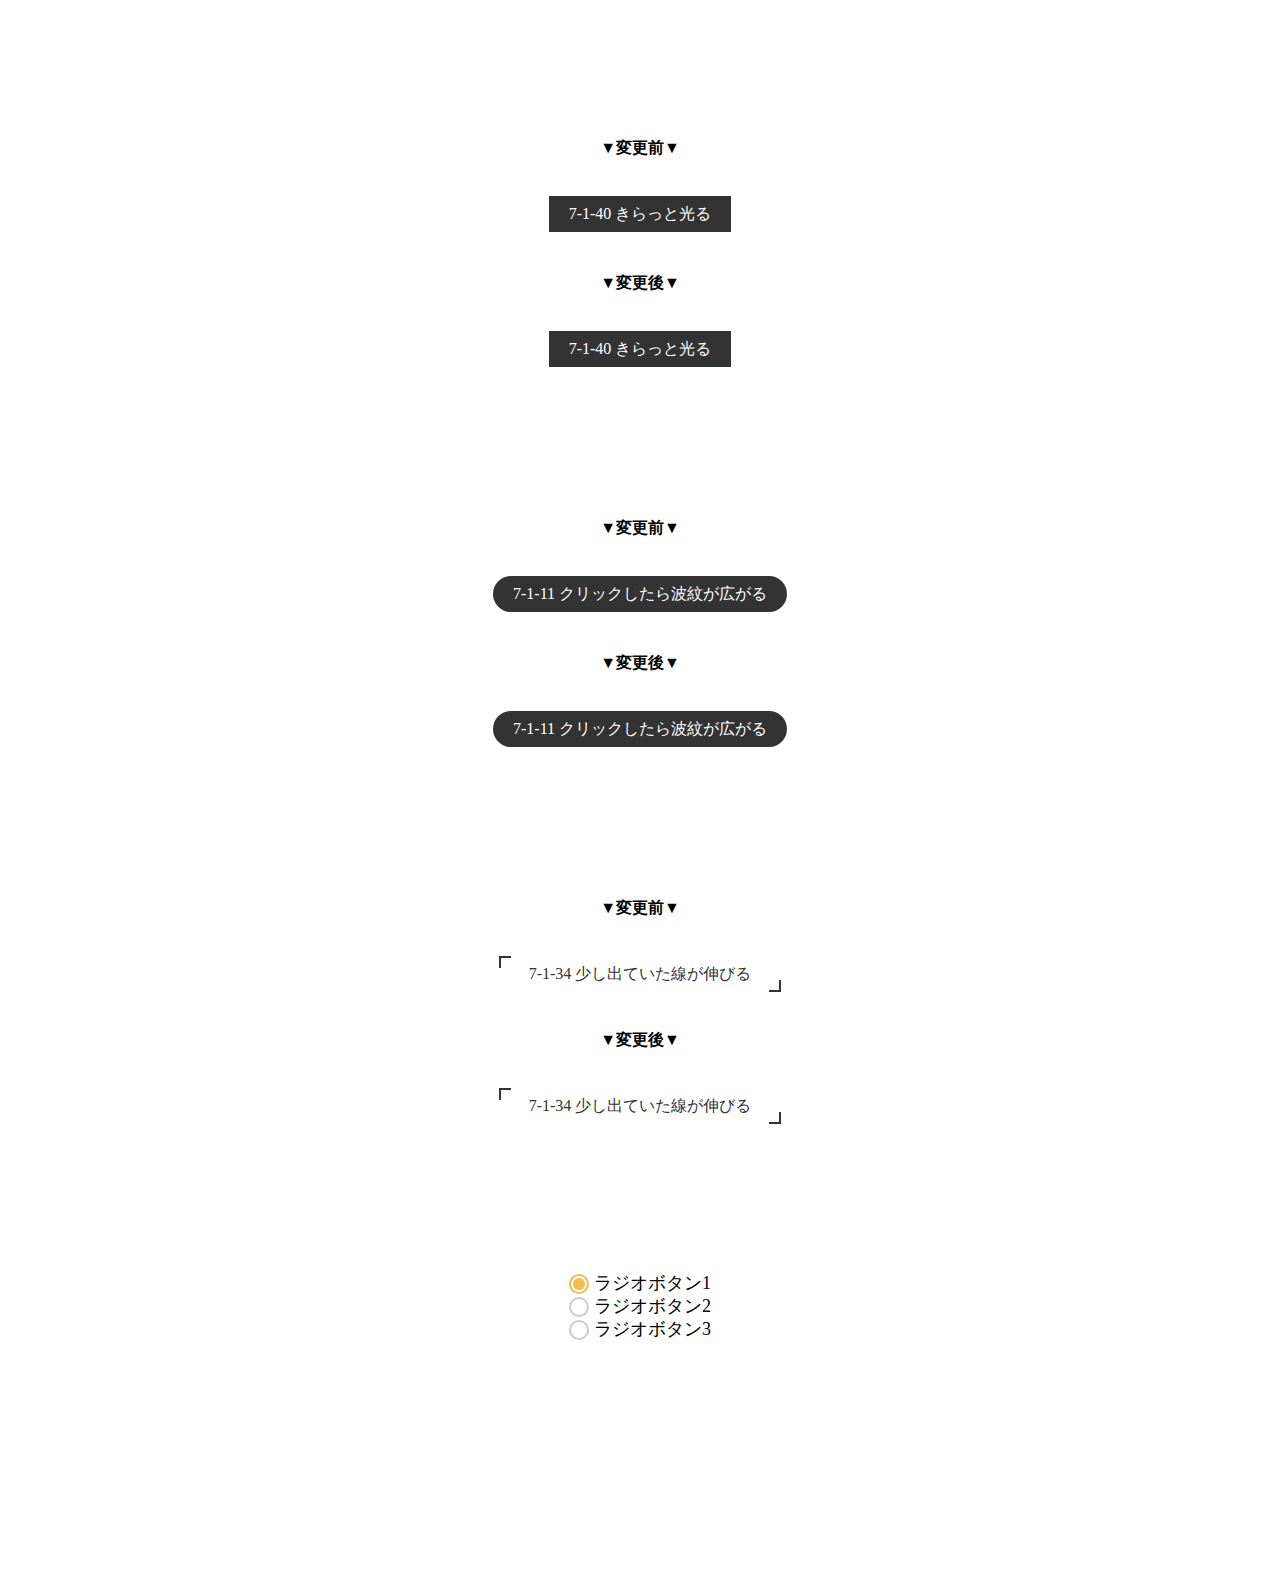
<file: HTML-CSS/CSSアニメーション/index.html>
<!DOCTYPE html>
<html lang="ja">
  <head>
    <meta charset="UTF-8">
    <title>CSSアニメーション学習</title>
    <link rel="stylesheet" href="css/reset.css">
    <link rel="stylesheet" href="css/style.css">
  </head>
  <body>
    <div class="shine__wrapper">  
      <h2>▼変更前▼</h2>
      <a href="#" class="btnshine">7-1-40 きらっと光る</a>
      <h2>▼変更後▼</h2>
      <a href="#" class="btnshine--henkou">7-1-40 きらっと光る</a>
    </div>
    <div class="ripple__wrapper">
      <h2>▼変更前▼</h2>
      <a href="#" class="btnripple">7-1-11 クリックしたら波紋が広がる</a>
      <h2>▼変更後▼</h2>
      <a href="#" class="btnripple--henkou">7-1-11 クリックしたら波紋が広がる</a>
    </div>
    <div class="linestretches">
      <h2>▼変更前▼</h2>
      <a href="#" class="btnlinestretches2">7-1-34 少し出ていた線が伸びる</a>
      <h2>▼変更後▼</h2>
      <a href="#" class="btnlinestretches2--henkou">7-1-34 少し出ていた線が伸びる</a>
    </div>
    <div class="radiobtn">
      <div>
        <input type="radio" id="radio1" name="radio" checked>
        <label for="radio1">ラジオボタン1</label>
      </div>
      <div>
        <input type="radio" id="radio2" name="radio">
        <label for="radio2">ラジオボタン2</label>
      </div>
      <div>
        <input type="radio" id="radio3" name="radio">
        <label for="radio3">ラジオボタン3</label>
      </div>
    </div>
  </body>
</html>
</file>
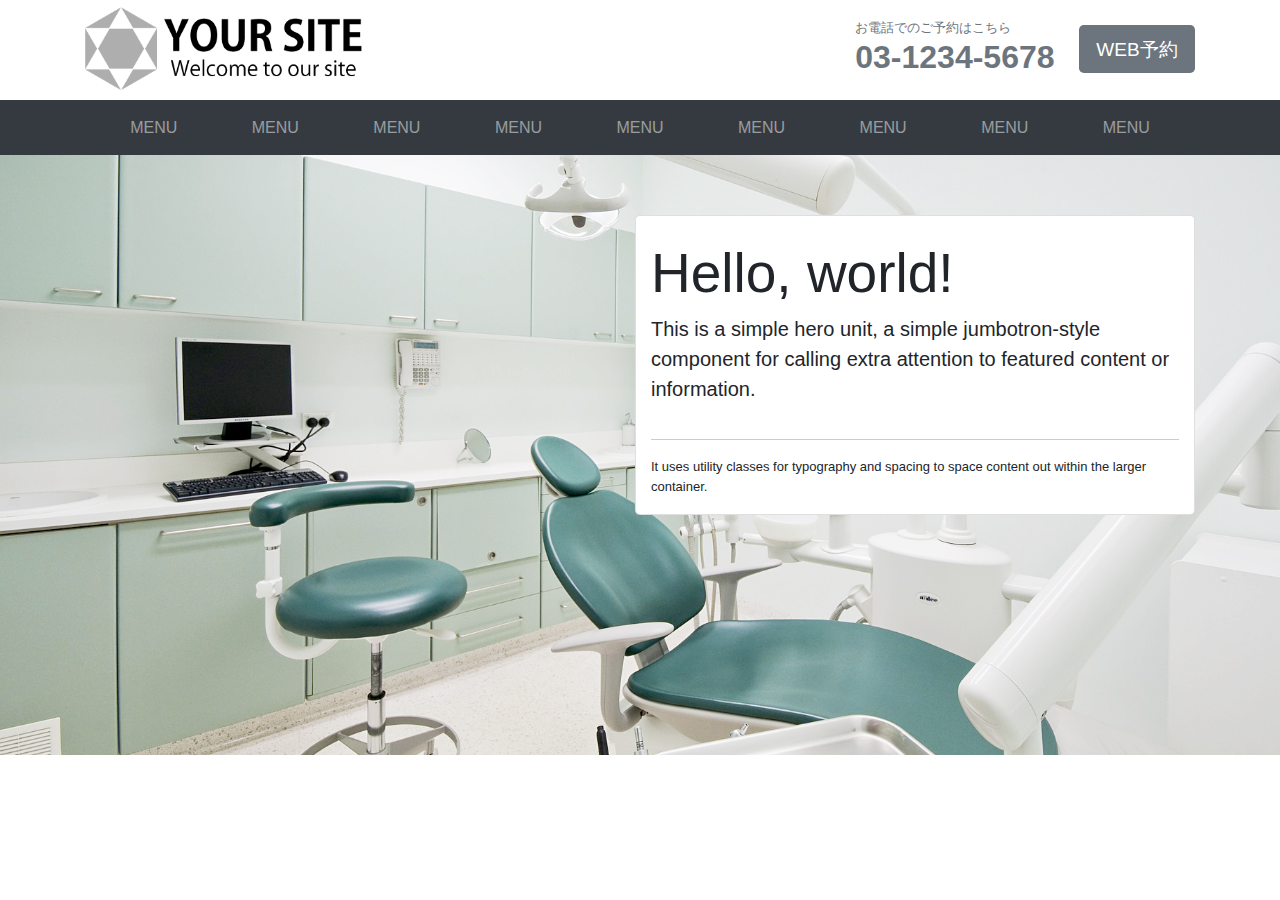
<file: HTML-CSS/CSS学習3-14/index.html>
<!DOCTYPE html>
<html lang="ja">
  <head>
    <meta charset="UTF-8">
    <title></title>
    <style>
      /*
html5doctor.com Reset Stylesheet
v1.6.1
Last Updated: 2010-09-17
Author: Richard Clark - http://richclarkdesign.com
Twitter: @rich_clark
*/

html, body, div, span, object, iframe,
h1, h2, h3, h4, h5, h6, p, blockquote, pre,
abbr, address, cite, code,
del, dfn, em, img, ins, kbd, q, samp,
small, strong, sub, sup, var,
b, i,
dl, dt, dd, ol, ul, li,
fieldset, form, label, legend,
table, caption, tbody, tfoot, thead, tr, th, td,
article, aside, canvas, details, figcaption, figure,
footer, header, hgroup, menu, nav, section, summary,
time, mark, audio, video {
    margin:0;
    padding:0;
    border:0;
    outline:0;
    font-size:100%;
    vertical-align:baseline;
    background:transparent;
}

body {
    line-height:1;
}

article,aside,details,figcaption,figure,
footer,header,hgroup,menu,nav,section {
    display:block;
}

nav ul {
    list-style:none;
}

blockquote, q {
    quotes:none;
}

blockquote:before, blockquote:after,
q:before, q:after {
    content:'';
    content:none;
}

a {
    margin:0;
    padding:0;
    font-size:100%;
    vertical-align:baseline;
    background:transparent;
}

/* change colours to suit your needs */
ins {
    background-color:#ff9;
    color:#000;
    text-decoration:none;
}

/* change colours to suit your needs */
mark {
    background-color:#ff9;
    color:#000;
    font-style:italic;
    font-weight:bold;
}

del {
    text-decoration: line-through;
}

abbr[title], dfn[title] {
    border-bottom:1px dotted;
    cursor:help;
}

table {
    border-collapse:collapse;
    border-spacing:0;
}

/* change border colour to suit your needs */
hr {
    display:block;
    height:1px;
    border:0;  
    border-top:1px solid #cccccc;
    margin:1em 0;
    padding:0;
}

input, select {
    vertical-align:middle;
}
/* reset end */

body {
  font-family: -apple-system,BlinkMacSystemFont,"Segoe UI",Roboto,"Helvetica Neue",Arial,
  sans-serif,"Apple Color Emoji","Segoe UI Emoji","Segoe UI Symbol","Noto Color Emoji";
}
.h1, .h2, .h3, .h4, .h5, .h6, h1, h2, h3, h4, h5, h6 {
  font-family: inherit;
}

.inner {
  width: 1110px;
  margin: 0 auto;
  position: relative;
} 
header {
  text-align: right;
  height: 100px;
}
header h1 {
  position: absolute;
  top: 7px;
}
header ul {
  list-style: none;
  display: inline-block;
  padding: 20px 0;
}
header ul li {
  display: inline-block;
  line-height: 1.3;
  text-align: left;
  vertical-align: middle;
  /* margin-left: 15px; */
}
header ul li:first-child {
  margin-right: 20px;
}
header ul li h2 {
  font-weight: normal;
}
header ul li p {
  font-weight: normal;
}
header .inner {
  color: #6C757D;
}
nav {
  background: #343A40;
  text-align: center;
}
nav ul {
  width: 1110px;
  margin: 0 auto;
}
nav ul li {
  display: inline-block;
}
nav ul li a {
  display: inline-block;
  height: 55px;
  line-height: 55px;
  color: rgba(255,255,255,.5);
  text-decoration: none;
  padding: 0 35px;
}
nav ul li a:hover {
  color: rgba(255,255,255,.75);
}

img {
  /* width: 277px; */
  height: 83px;
}
button {
  width: 116px;
  height: 48px;
  line-height: 48px;
  border: none;
  outline: none;
  cursor: pointer;
  background: #6C757D;
  color: #FFFFFF;
  font-size: 19px;
  border-radius: 0.3rem;
}
button:hover {
  color: #fff;
  background-color: #5a6268;
  border-color: #545b62;
}
.small {
  font-size: 80%;
  font-weight: 400;
}
.tell {
  font-weight: 700!important;
  font-size: 2rem;
}
.key_visual {
  height: 600px;
  background-image: url(images/top-image.jpg);
  background-repeat: no-repeat;
  background-size: cover;
  text-align: right;
}
.key_visual_content {
  display: inline-block;
  width: 560px;
  height: 300px;
  background: #FFFFFF;
  border: 1px solid rgba(0,0,0,.125);
  border-radius: 5px;
  padding: 30px 15px;
  box-sizing: border-box;
  text-align: left;
  margin-top: 60px;
  color: #21252A;
}
.key_visual_content h2 {
  font-size: 55px;
  font-weight: 300;
  margin-bottom: 13px;
}
.key_visual_content p {
  font-size: 20px;
  font-weight: 300;
  line-height: 1.5;
  margin-bottom: 35px;
}
.key_visual_content p:last-child {
  font-size: 13px;
  margin-bottom: 0;
}

    </style>
  </head>
  <body>

<header>
  <div class="inner">
  <h1><a href="/"><img src="images/template-logo01.png" alt="ロゴ画像"></a></h1>
  <ul>
    <li>
      <h2 class="small">お電話でのご予約はこちら</h2>
      <p class="tell">03-1234-5678</p>
    </li>
    <li>
      <a href="#"><button type="button">WEB予約</button></a>
    </li>
  </ul>
  </div>
</header>

<nav>
  <ul>
    <li><a href="#">MENU</a></li>
    <li><a href="#">MENU</a></li>
    <li><a href="#">MENU</a></li>
    <li><a href="#">MENU</a></li>
    <li><a href="#">MENU</a></li>
    <li><a href="#">MENU</a></li>
    <li><a href="#">MENU</a></li>
    <li><a href="#">MENU</a></li>
    <li><a href="#">MENU</a></li>
  </ul>
</nav>

<div class="key_visual">
  <div class="inner">
    <div class="key_visual_content">
      <h2>Hello, world!</h2>
      <p>This is a simple hero unit, a simple jumbotron-style component for calling extra attention to featured content or information.</p>
      <hr>
      <p class="notice">It uses utility classes for typography and spacing to space content out within the larger container.</p>
    </div>
  </div>
</div>

  </body>
</html>
</file>
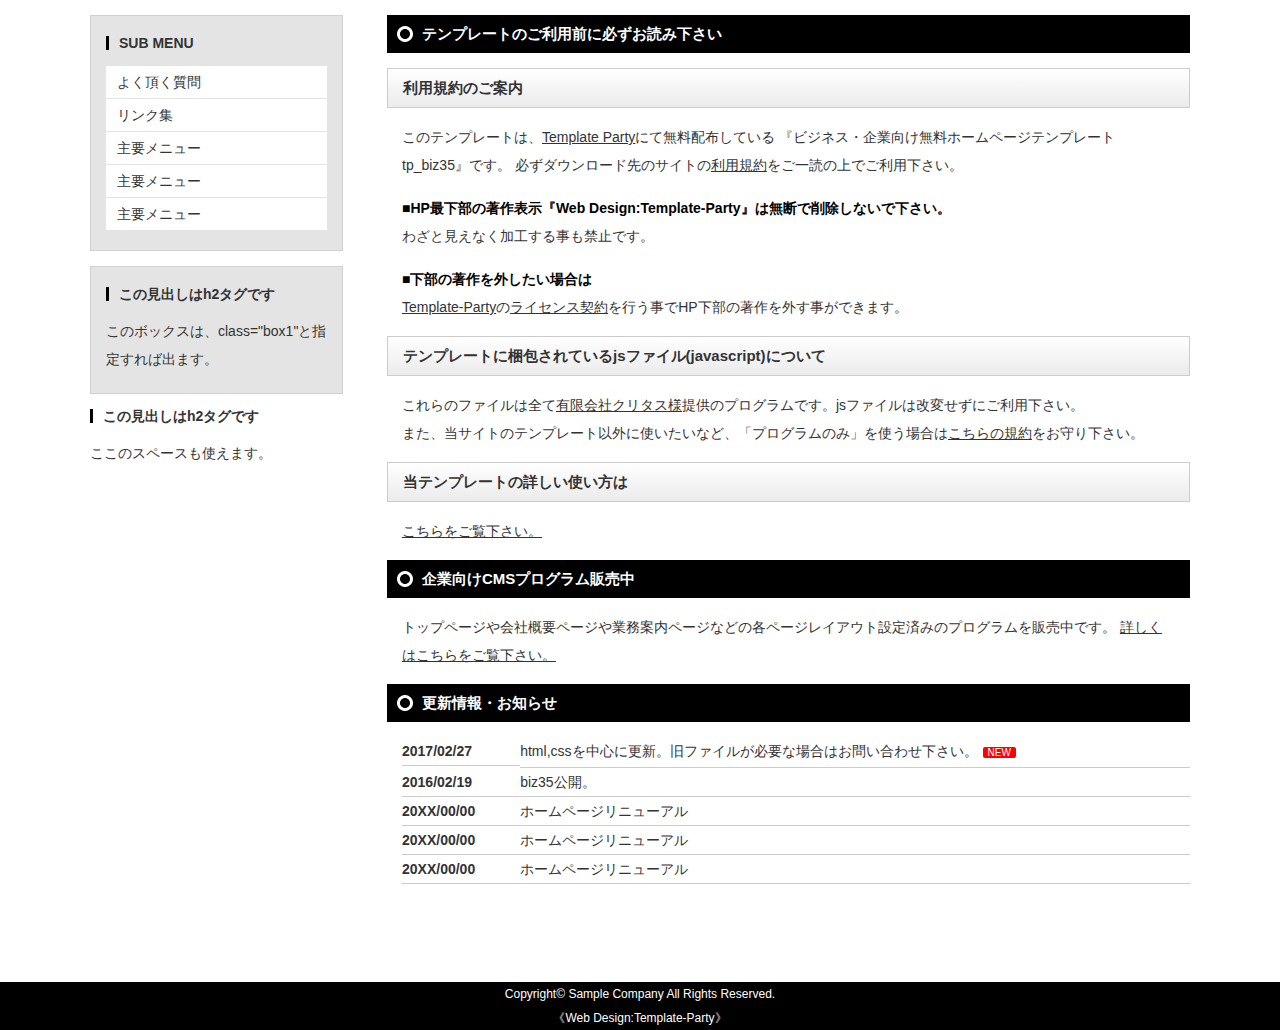
<file: HTML-CSS/CSS学習3-16/index.html>
<!DOCTYPE html>
<html lang="ja">
  <head>
    <meta charset="UTF-8">
    <title>オンクラス模写</title>
    <link rel="stylesheet" href="reset.css">
    <link rel="stylesheet" href="style.css">
  </head>
  <body>
    <main>
      <div class="container">

        <div id="main">
          <section>
            <h2>テンプレートのご利用前に必ずお読み下さい</h2>
            <h3>利用規約のご案内</h3>
            <p>このテンプレートは、<a href="#">Template Party</a>にて無料配布している
              『ビジネス・企業向け無料ホームページテンプレート tp_biz35』です。
              必ずダウンロード先のサイトの<a href="#">利用規約</a>をご一読の上でご利用下さい。</p>
            
            <h4>■HP最下部の著作表示『Web Design:Template-Party』は無断で削除しないで下さい。</h4>
            <p>わざと見えなく加工する事も禁止です。</p>
            
            <h4>■下部の著作を外したい場合は</h4>
            <p><a href="#">Template-Party</a>の<a href="#">ライセンス契約</a>を行う事でHP下部の著作を外す事ができます。</p>
            
            <h3>テンプレートに梱包されているjsファイル(javascript)について</h3>
            <p>これらのファイルは全て<a href="#">有限会社クリタス様</a>提供のプログラムです。jsファイルは改変せずにご利用下さい。</p>
            <p>また、当サイトのテンプレート以外に使いたいなど、「プログラムのみ」を使う場合は<a href="#">こちらの規約</a>をお守り下さい。</p>
            
            <h3>当テンプレートの詳しい使い方は</h3>
            <p><a href="#">こちらをご覧下さい。</a></p>
          </section>
          
          <section>
            <h2>企業向けCMSプログラム販売中</h2>
            <p>トップページや会社概要ページや業務案内ページなどの各ページレイアウト設定済みのプログラムを販売中です。
            <a href="#">詳しくはこちらをご覧下さい。</a></p>
          </section>
            
          <section>
            <h2>更新情報・お知らせ</h2>
              <div class="news">
                <dl>
                <dt><time>2017/02/27</time></dt><!--
             --><dd>html,cssを中心に更新。旧ファイルが必要な場合はお問い合わせ下さい。<span class="new">NEW</span></dd>
                <dt><time>2016/02/19</time></dt><!--
             --><dd>biz35公開。</dd>
                <dt><time>20XX/00/00</time></dt><!--
             --><dd>ホームページリニューアル</dd>
                <dt><time>20XX/00/00</time></dt><!--
             --><dd>ホームページリニューアル</dd>
                <dt><time>20XX/00/00</time></dt><!--
             --><dd>ホームページリニューアル</dd>
                <dt><time>20XX/00/00</time></dt><!--
             --><dd>ホームページリニューアル</dd>
                <dt><time>20XX/00/00</time></dt><!--
             --><dd>ホームページリニューアル</dd>
                <dt><time>20XX/00/00</time></dt><!--
             --><dd>ホームページリニューアル</dd>
                </dl>
              </div>
          </section>
        </div> <!-- /#main -->

        <div id="sidebar">
          <div class="box bg-gray">  
            <h2>SUB MENU</h2>
            <ul>
              <li><a href="#">よく頂く質問</a></li>
              <li><a href="#">リンク集</a></li>
              <li><a href="#">主要メニュー</a></li>
              <li><a href="#">主要メニュー</a></li>
              <li><a href="#">主要メニュー</a></li>
            </ul>
          </div>

          <div class="box bg-gray">
            <h2>この見出しはh2タグです</h2>
            <p>このボックスは、class="box1"と指定すれば出ます。</p>
          </div>

          <div class="box">
            <h2>この見出しはh2タグです</h2>
            <p>ここのスペースも使えます。</p>
          </div>
          
        </div> <!-- /#sidebar -->

      </div><!-- /#container -->

    </main>

    <footer>
      <p><small>Copyright© Sample Company All Rights Reserved.</small></p>
      <p><small>《Web Design:Template-Party》</small></p>
    </footer>

  </body>
</html>
</file>
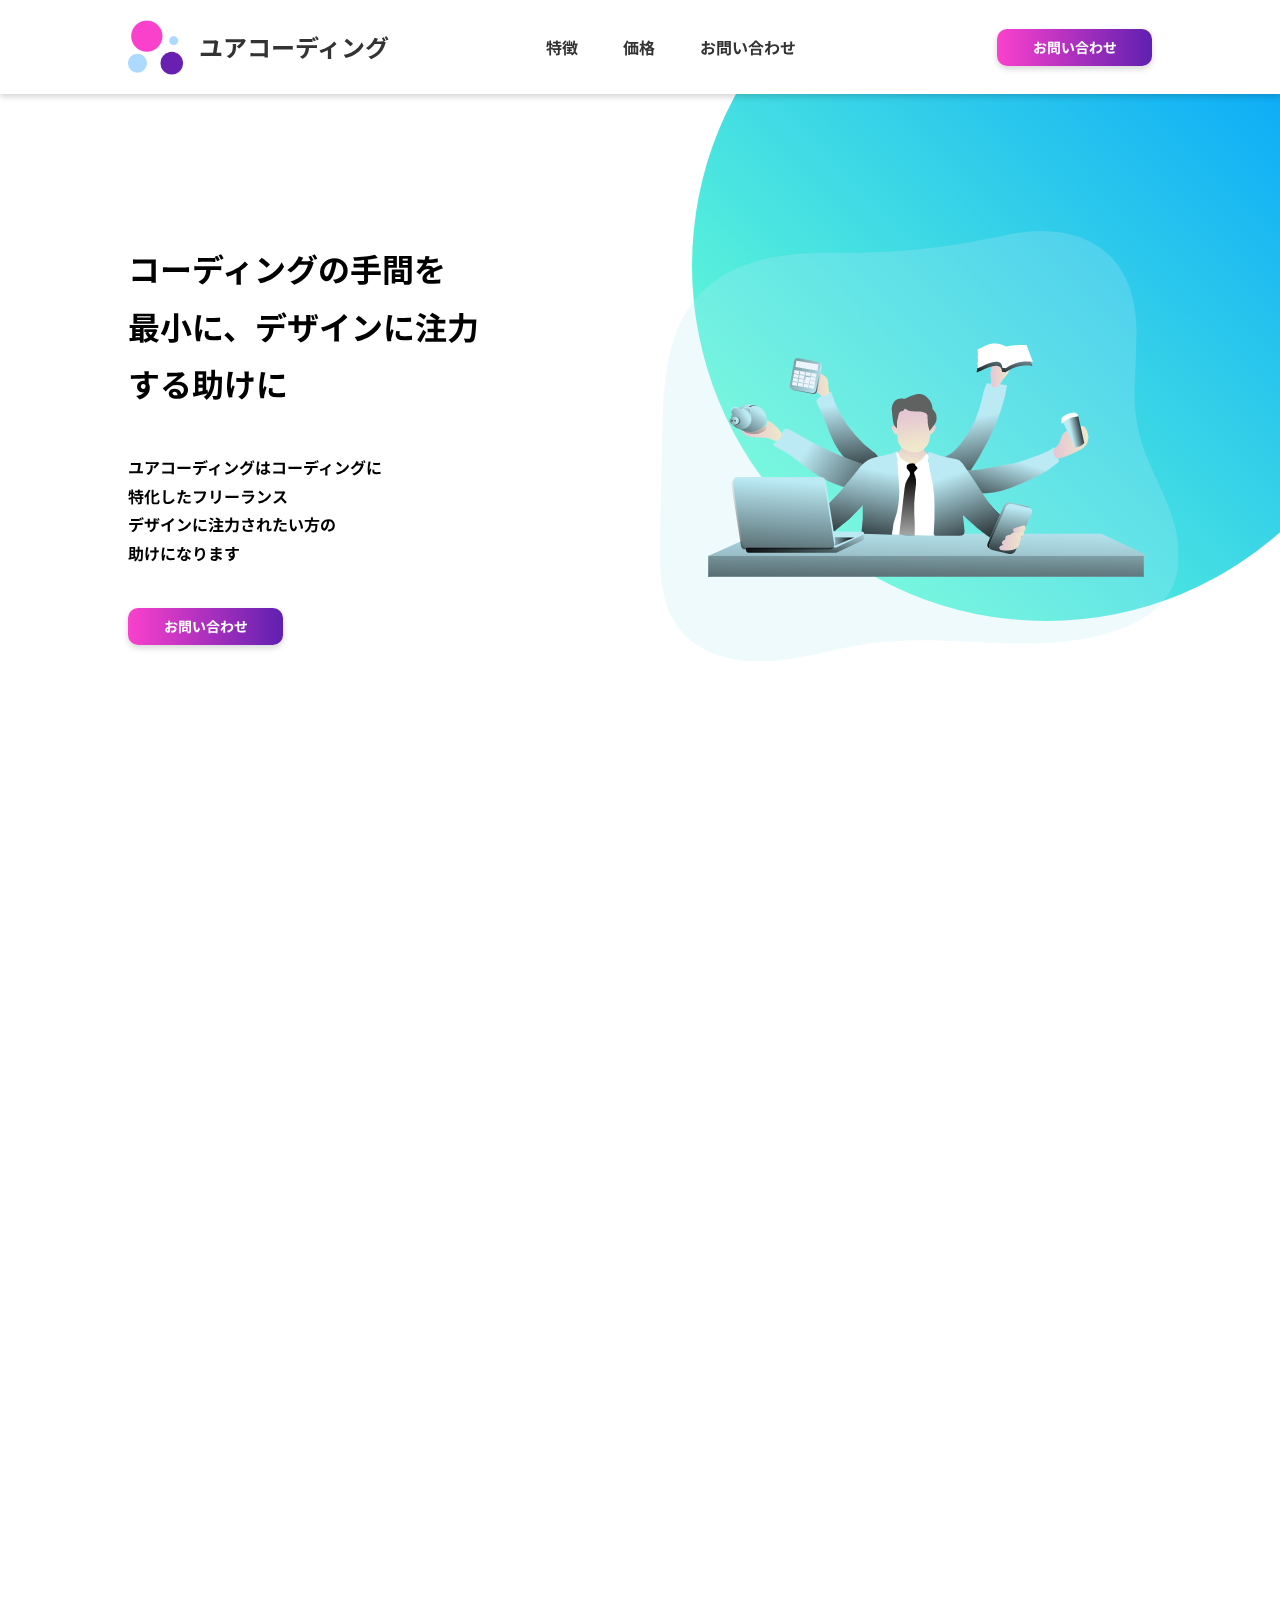
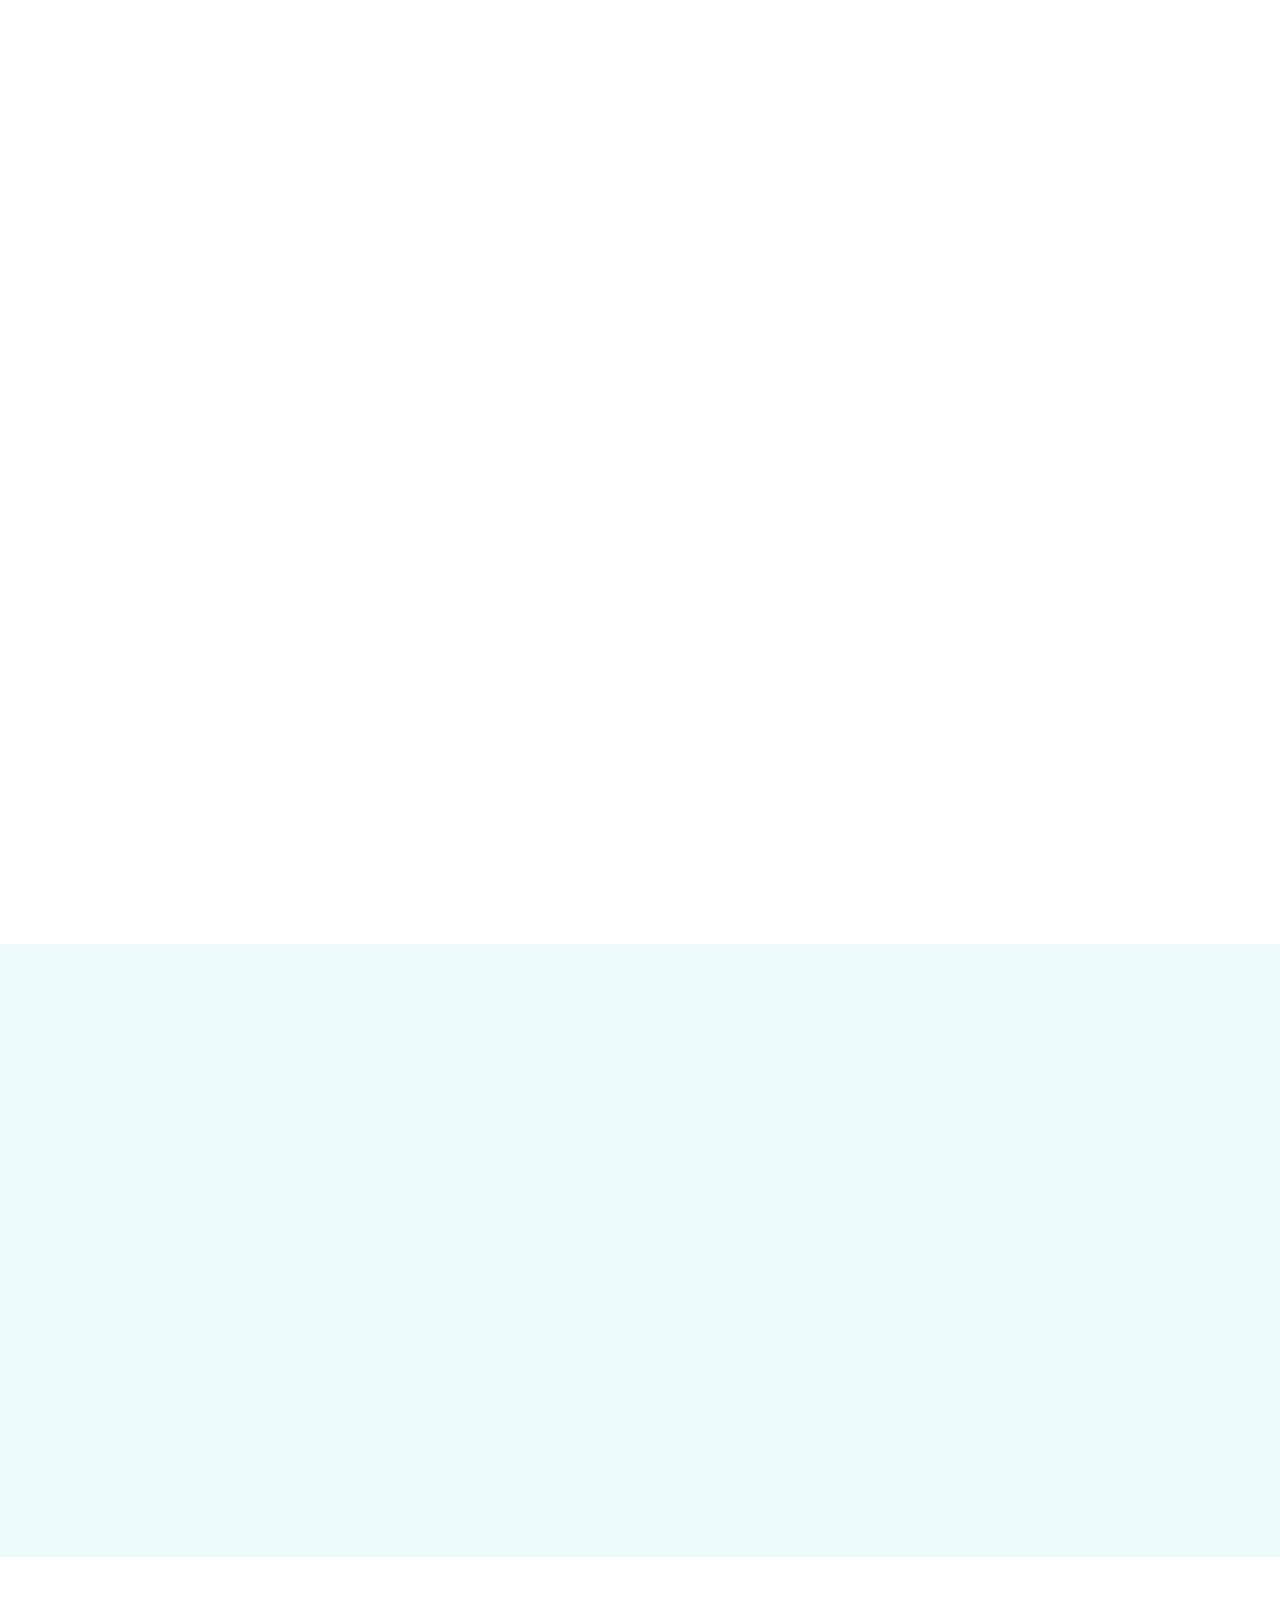
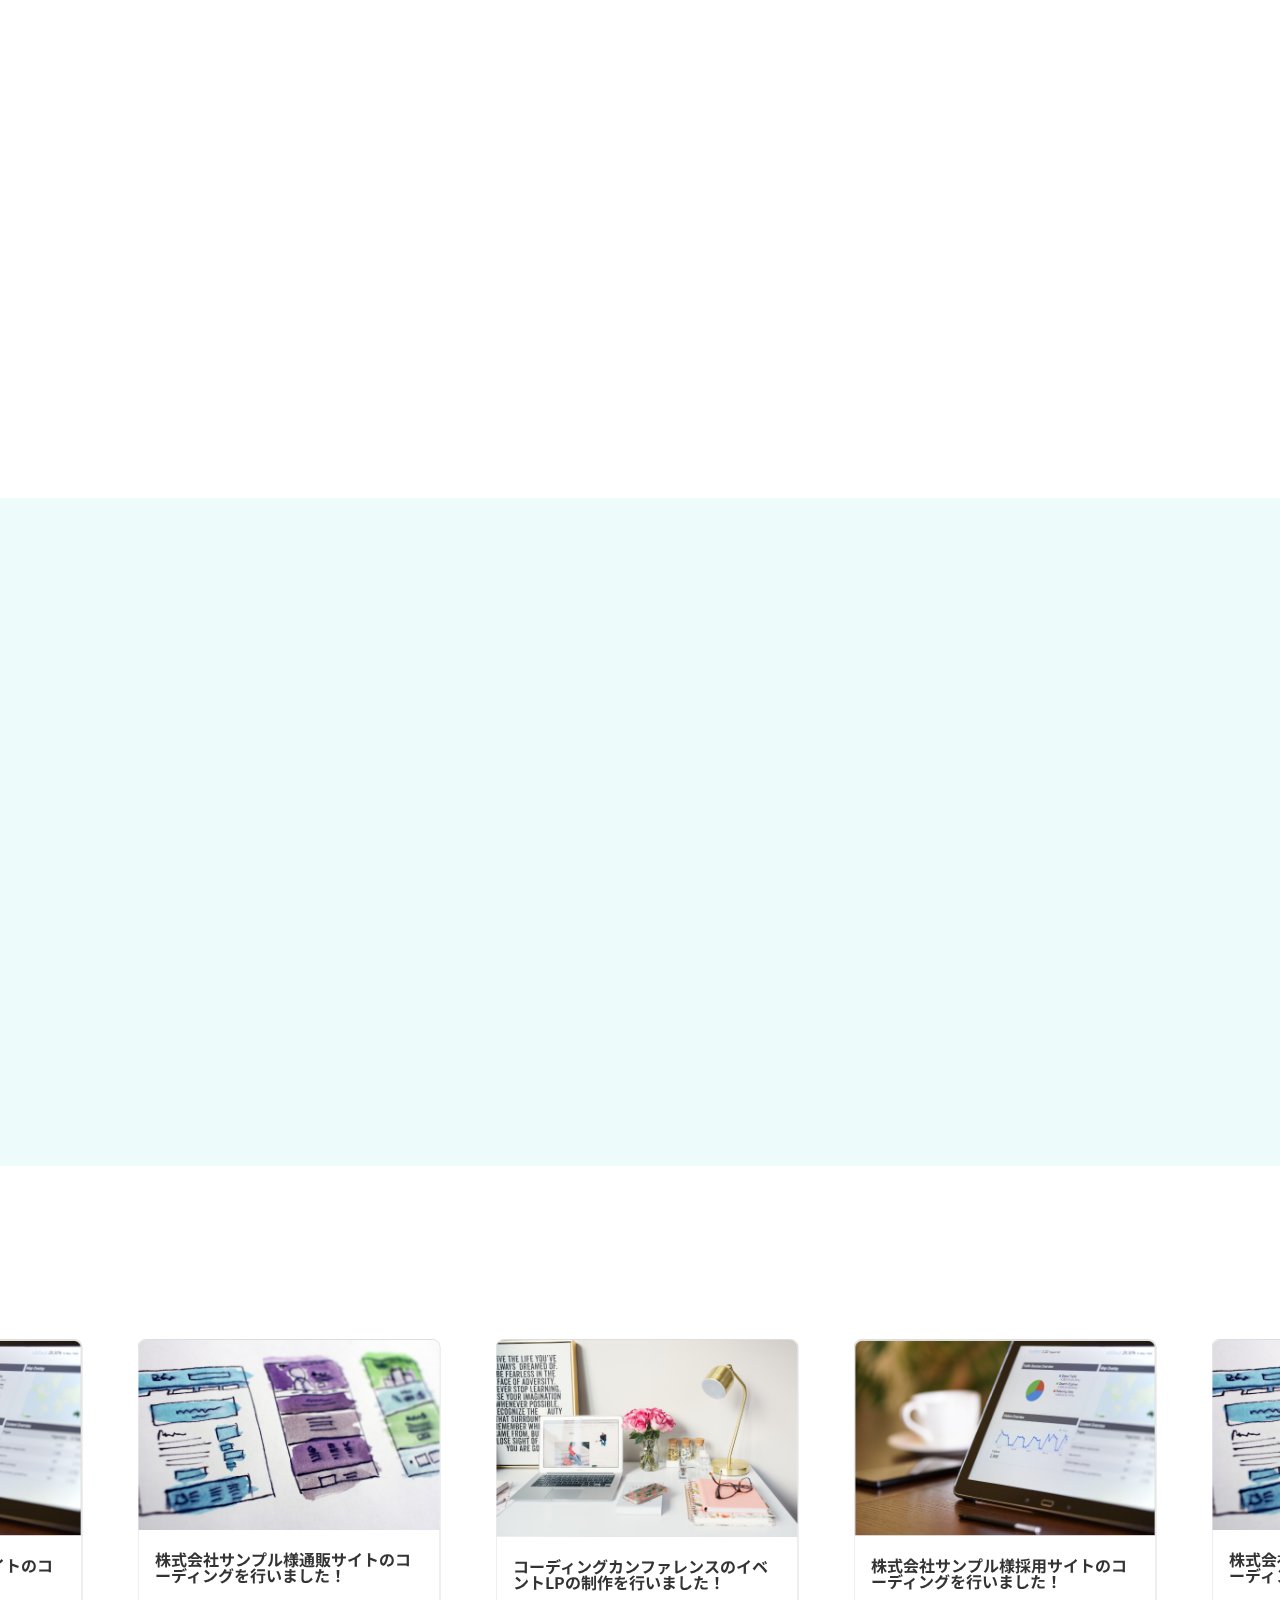
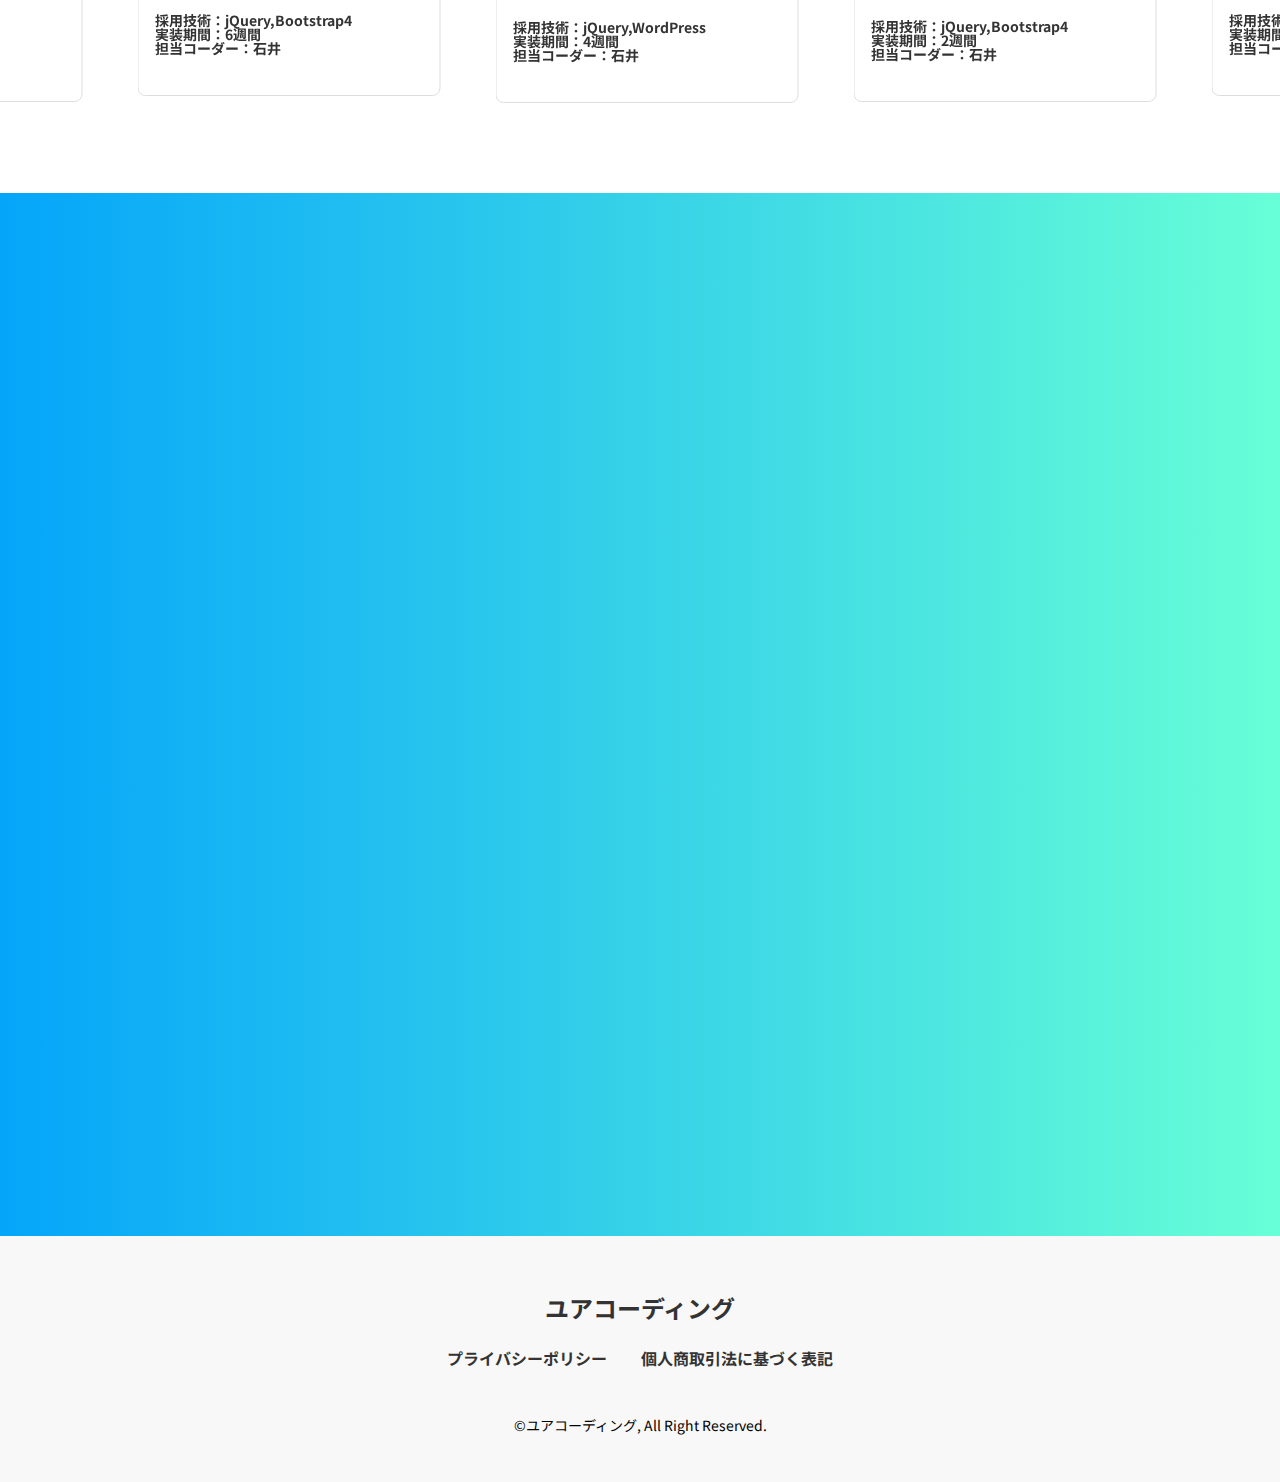
<file: HTML-CSS/your_coding/index.html>
<!DOCTYPE html>
<html lang="ja">
  <head>
    <meta charset="UTF-8">
    <title>ユアコーディング</title>
    <link rel="chortcut icon" href="img/icon.png">
    <link rel="stylesheet" href="css/reset.css">
    <link rel="preconnect" href="https://fonts.googleapis.com">
    <link rel="preconnect" href="https://fonts.gstatic.com" crossorigin>
    <link href="https://fonts.googleapis.com/css2?family=Noto+Sans+JP:wght@400;700&family=Noto+Serif+JP:wght@400;700&display=swap" rel="stylesheet">
    <link href="https://unpkg.com/aos@2.3.1/dist/aos.css" rel="stylesheet">
    <link rel="stylesheet" href="https://cdn.jsdelivr.net/npm/swiper@9/swiper-bundle.min.css">
    <link rel="stylesheet" href="css/style.css">
  </head>
  <!-- header -->
    <header class="header">
      <div class="header-inner">
        <a href="" class="header-logo">
          <img src="img/Logo.png" alt="ユアコーディング">
          <h1 class="header-ttl">ユアコーディング</h1>
        </a>
        <!-- //header title -->
        <nav class="header-nav">
          <ul>
            <li><a href="#">特徴</a></li>
            <li><a href="#">価格</a></li>
            <li><a href="#">お問い合わせ</a></li>
          </ul>
        </nav>
        <!-- //nav -->
        <div class="header-btn">
          <a href="" class="contact-btn">お問い合わせ</a>
        </div>
        <!-- //button -->
      </div>
    </header>
    <!-- //header -->
    


    <!-- main -->
    <main>
      <section class="main">
        <div class="main-inner">
          <div class="main-bg" data-aos="zoom-in"></div>
          <div class="main-copy" data-aos="fade-up">
            <h2>
              コーディングの手間を<br>
              最小に、デザインに注力<br>
              する助けに
            </h2>
              <p>
                ユアコーディングはコーディングに<br>
                特化したフリーランス<br>
                デザインに注力されたい方の<br>
                助けになります
              </p>
              <a href="" class="contact-btn">お問い合わせ</a>
          </div><!-- /main-copy -->
          <div class="main-img" data-aos="zoom-in">
            <img src="img/manager.png" alt="メインイメージ">
          </div><!-- /main-img -->
        </div><!-- /main-inner -->
      </section>
      <!-- //main -->

      <!-- feature -->
      <section class="feature">
        <div class="feature-inner">
          <h2 class="feature-ttl" data-aos="fade-up">
            ユアコーディング3つの特徴<span>FEATURES</span>
          </h2>
          <h2 class="feature-heading" data-aos="fade-up">高速コーディング</h2>
          <div class="feature-box">
            <figure><img src="img/cto.png" alt="" data-aos="zoom-in-up"></figure>
            <div data-aos="zoom-in-up">
              <h3>
                コーディングに特化したフリーランスのため、<br>
                スピード感を持った開発が可能。
              </h3>
              <p>
                開発は常にスピードとの勝負です。<br>
                ユアコーディングはコーディングに特化しているため、<br>
                素早く納品することで、クライアントがデザインに注力<br>
                する助けとなります。
              </p>
            </div>
          </div><!-- feature-box -->
          <h2 class="feature-heading" data-aos="fade-up">高品質</h2>
          <div class="feature-box">
            <div data-aos="zoom-in-up">
              <h3>
                正しいマークアップで、<br>
                内部SEOに強いコーディングを<br>
                デフォルトで行います。
              </h3>
              <p>
                ユアコーディングでは、「予測しやすい」 「再利用しやすい」<br>
                「保守しやすい」 「拡張しやすい」 と言った設計をもとに<br>
                きちんとコーディングを行うため、 納品後も安心です。
              </p>
            </div>
            <figure><img src="img/building_website.png" alt="" data-aos="zoom-in-up"></figure>
          </div><!-- feature-box -->
          <h2 class="feature-heading" data-aos="fade-up">迅速なレスポンス</h2>
          <div class="feature-box">
            <figure><img src="img/new_message.png" alt="" data-aos="zoom-in-up"></figure>
            <div data-aos="zoom-in-up">
              <h3>
                原則いただいたメッセージは、<br>
                業務時間内であれば6時間以内に<br>
                お返しいたします。
              </h3>
              <p>
                連絡を返さないフリーランスが多い中、<br>
                ユアコーディングでは定期的な進捗報告など、<br>
                社会人としての基本を踏まえて仕事を行なって<br>
                おります。
              </p>
            </div>
          </div><!-- feature-box -->
        </div><!-- feature-inner -->
      </section>
      <!-- //feature -->

      <!-- price -->
      <section class="price">
        <h2 class="price-ttl" data-aos="fade-up">
            価格<span>PRICE</span>
        </h2>
        <div class="price-inner">
          <table data-aos="fade-up">
            <tr>
              <th>HTMLコーディングトップページ</th>
              <td>30,000円~</td>
            </tr>
            <tr>
              <th>HTMLコーディング下層1ページ</th>
              <td>10,000円~</td>
            </tr>
            <tr>
              <th>HTML+WordPressトップページ</th>
              <td>55,000円~</td>
            </tr>
            <tr>
              <th>HTML+WordPress下層1ページ</th>
              <td>15,000円~</td>
            </tr>
          </table>
          <p data-aos="zoom-in">＊詳細な価格はページや仕様によって異なります</p>
        </div>
      </section>
      <!-- //price -->

      <section class="faq">
        <h2 class="faq-ttl" data-aos="fade-up">
          よくある質問
          <span>FAQ</span>
        </h2>
        <div class="faq-inner" data-aos="fade-im">
          <div class="accordion js-accordion">

            <div class="accordion-item js-accordion-trigger is-active">
              <div class="accordion-ttl">
                <p>デザインから一貫してお願いすることは可能でしょうか</p>
              </div>
              <div class="accordion-cnt is-open">
                <p>ユアコーディングはコーディングに特化したサービスですので、デザインからお受けすることは基本的にありません。<br>
                ただデザインを行う際は提携しているデザイナーと連携して対応させていただきますので、別途ご連絡ください。</p>
              </div>
            </div>  <!-- //item -->

            <div class="accordion-item js-accordion-trigger">
              <div class="accordion-ttl">
                <p>WordPressのカスタマイズをお願いすることも可能でしょうか？</p>
              </div>
              <div class="accordion-cnt">
                <p>可能です。ただECサイトなどの場合は構築難易度や工数の関係で綿密にヒアリングさせていただきたく思います。</p>
              </div>
            </div>  <!-- //item -->

            <div class="accordion-item js-accordion-trigger">
              <div class="accordion-ttl">
                <p>コーディングのスピード感が知りたい</p>
              </div>
              <div class="accordion-cnt">
                <p>HTMLレスポンシブ込み5ページで1週間、10ページで2週間、WordPressサイト5ページで2週間、10ページで3週間が目安に<br>
                なります。</p>
              </div>
            </div>  <!-- //item -->
          </div> <!-- //accordion -->
        </div>
      </section>
      <!-- //FAQ -->

      <!-- BLOG -->
      <section class="blog">
        <h2 class="blog-ttl" data-aos="fade-up">ブログ<span>BLOG</span></h2>
        <div class="blog-inner">
          <div class="blog-item" data-aos="flip-left">
            <img src="img/blog-1.png" alt="">
            <div class="blog-text">
              <p>サイトをリニューアルオープンしました。</p>
              <time datetime="2020-01-23">2020.01.23</time>
            </div>
          </div>
          <div class="blog-item" data-aos="flip-left">
            <img src="img/blog-2.png" alt="">
            <div class="blog-text">
              <p>WebサイトでSEO内部施策に適したコーディングでどれぐらいサイトが早くなるのか検証してみました</p>
              <time datetime="2020-01-24">2020.01.24</time>
            </div>
          </div>
          <div class="blog-item" data-aos="flip-left">
            <img src="img/blog-3.png" alt="">
            <div class="blog-text">
              <p>ユアコーディングではデザイナーの方を広く募集しています。</p>
              <time datetime="2020-01-25">2020.01.25</time>
            </div>
          </div>
        </div> <!-- /blog-inner -->
      </section>
      <!-- //BLOG -->

      <!-- works -->
      <section class="works">
        <h2 class="works-ttl" data-aos="zoom-in">
          制作実績<span>WORKS</span>
        </h2>
        <div class="works-inner swiper">
          <div class="swiper-wrapper">
            <div class="works-item swiper-slide">
              <img src="img/works-1.png" alt="">
              <div class="works-text">
                <p>コーディングカンファレンスのイベントLPの制作を行いました！</p>
                <p class="skil-name">
                  採用技術：jQuery,WordPress<br>
                  実装期間：4週間<br>
                  担当コーダー：石井
                </p>
              </div>
            </div> <!-- //item -->
            <div class="works-item swiper-slide">
              <img src="img/works-2.png" alt="">
              <div class="works-text">
                <p>株式会社サンプル様採用サイトのコーディングを行いました！</p>
                <p class="skil-name">
                  採用技術：jQuery,Bootstrap4<br>
                  実装期間：2週間<br>
                  担当コーダー：石井
                </p>
              </div>
            </div> <!-- //item -->
            <div class="works-item swiper-slide">
              <img src="img/works-3.png" alt="">
              <div class="works-text">
                <p>株式会社サンプル様通販サイトのコーディングを行いました！</p>
                <p class="skil-name">
                  採用技術：jQuery,Bootstrap4<br>
                  実装期間：6週間<br>
                  担当コーダー：石井
                </p>
              </div>
            </div><!-- //item -->
            <div class="works-item swiper-slide">
              <img src="img/works-1.png" alt="">
              <div class="works-text">
                <p>コーディングカンファレンスのイベントLPの制作を行いました！</p>
                <p class="skil-name">
                  採用技術：jQuery,WordPress<br>
                  実装期間：4週間<br>
                  担当コーダー：石井
                </p>
              </div>
            </div> <!-- //item -->
            <div class="works-item swiper-slide">
              <img src="img/works-2.png" alt="">
              <div class="works-text">
                <p>株式会社サンプル様採用サイトのコーディングを行いました！</p>
                <p class="skil-name">
                  採用技術：jQuery,Bootstrap4<br>
                  実装期間：2週間<br>
                  担当コーダー：石井
                </p>
              </div>
            </div> <!-- //item -->
            <div class="works-item swiper-slide">
              <img src="img/works-3.png" alt="">
              <div class="works-text">
                <p>株式会社サンプル様通販サイトのコーディングを行いました！</p>
                <p class="skil-name">
                  採用技術：jQuery,Bootstrap4<br>
                  実装期間：6週間<br>
                  担当コーダー：石井
                </p>
              </div>
            </div><!-- //item -->
          </div>
        </div>
      </section>
      <!-- //works -->

      <!-- contact -->
      <section class="contact">
        <h2 class="contact-ttl" data-aos="fade-up">
          お問い合わせ<span>Contact</span>
        </h2>
        <div class="contact-inner">
          <p class="contact-text" data-aos="fade-up">
            コーディングの人出が足りないとき、<br>
            あなたの力になります
          </p>
        </div>
        <div class="form" data-aos="zoom-in">
          <form action="" id="form">
            <div class="box form-flex">
              <p><label for="name">お名前<span>必須</span></label></p>
              <input type="text" id="name" placeholder="" required>
            </div>
            <div class="box form-flex">
              <p><label for="mail">メールアドレス<span>必須</span></label></p>
              <input type="text" id="mail" placeholder="" required>
            </div>
            <div class="box form-flex">
              <p><label for="text">お問い合わせ内容<span>必須</span></label></p>
              <textarea name="" id="text" cols="30" rows="10" placeholder=""></textarea>
            </div>
            <div class="pc-box">
              <input type="checkbox" id="privacyCheck" required>
              <label for="privacyCheck">プライバシーポリシーに同意します</label>
            </div>
            <input type="submit" id="js-submit" class="contact-submit" value="送信する" disabled>
          </form>
        </div>
      </section>
      <!-- //contact -->
    </main>



    <!-- footer -->
    <footer class="footer">
      <h2 class="footer-ttl"><a href="#">ユアコーディング</a></h2>
      <div class="p-wrap">
        <p><a href="#" class="privacy">プライバシーポリシー</a></p>
        <p><a href="#">個人商取引法に基づく表記</a></p><br>
      </div>
      <small>&copy;ユアコーディング, All Right Reserved.</small>
    </footer>

    <script src="https://cdn.jsdelivr.net/npm/swiper@9/swiper-bundle.min.js"></script>
    <script src="https://unpkg.com/aos@2.3.1/dist/aos.js"></script>
    <script src="js/script.js"></script>
  </body>
</html>
</file>
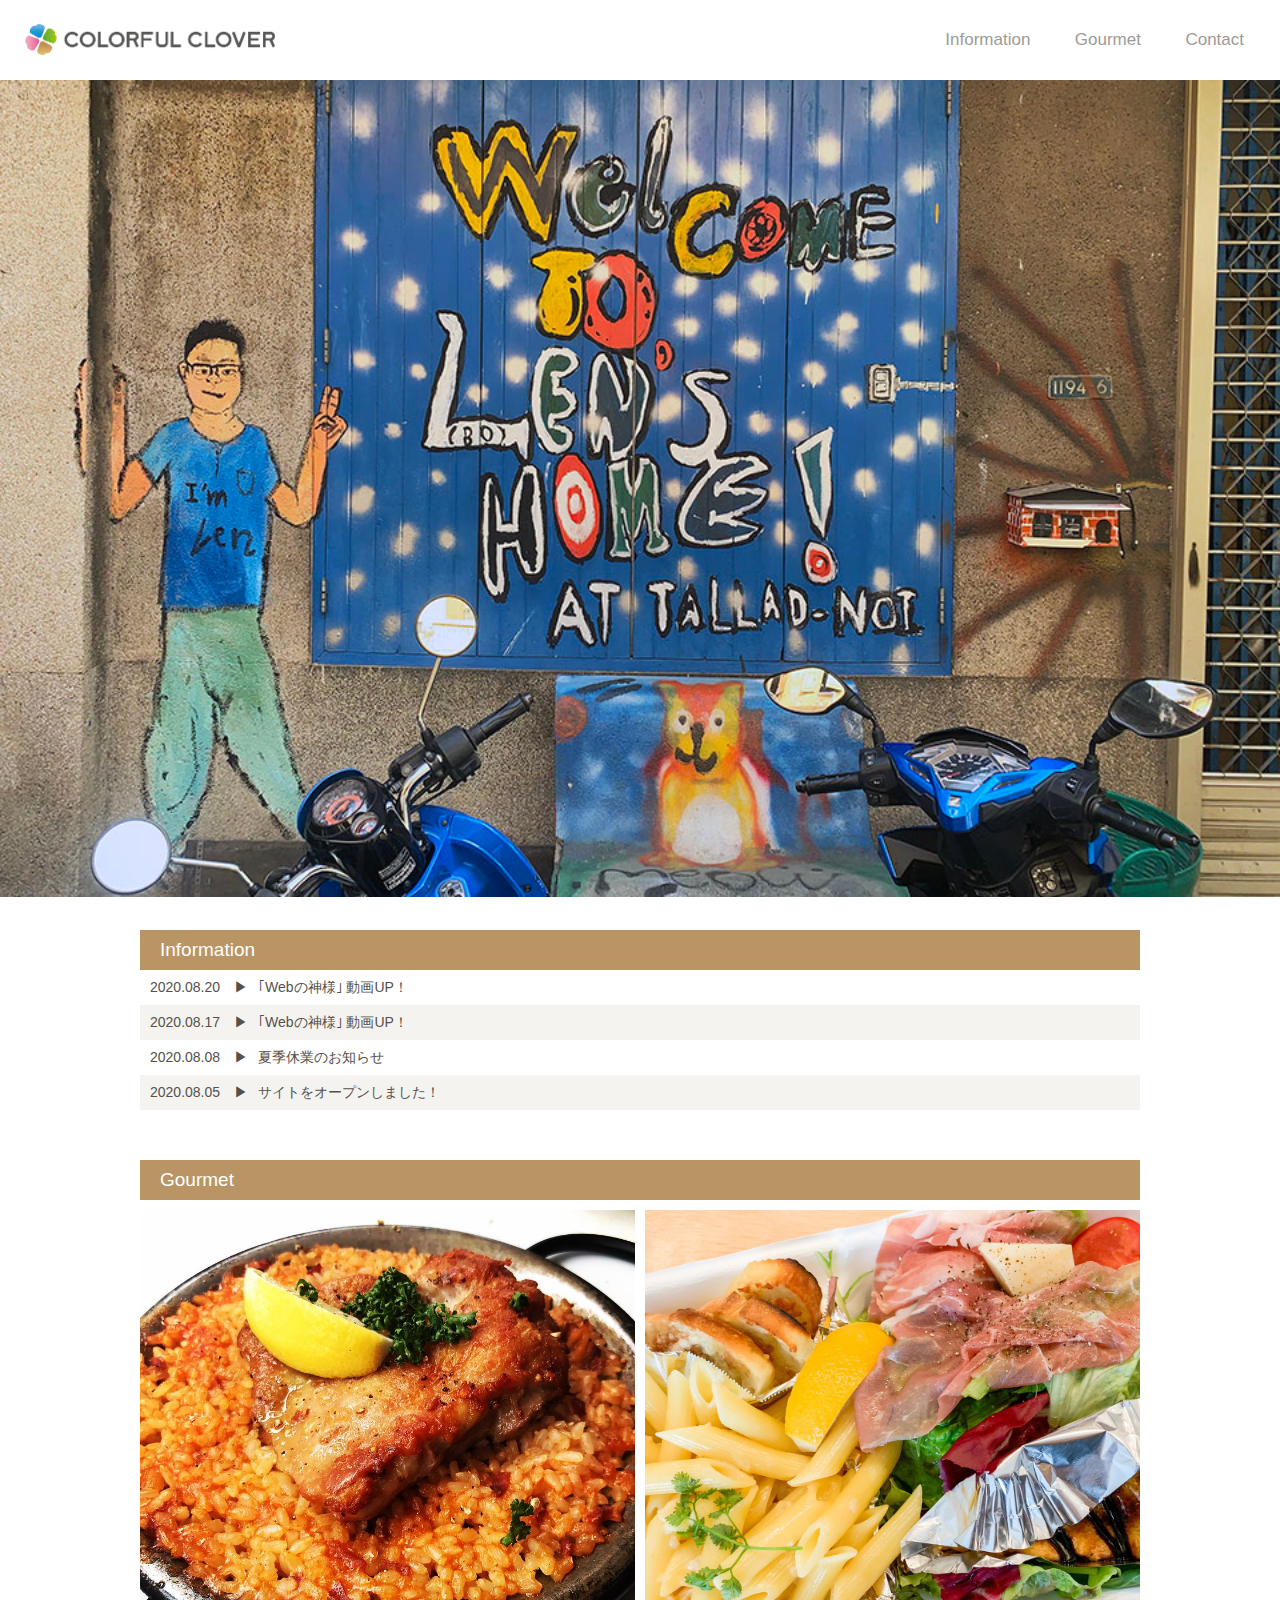
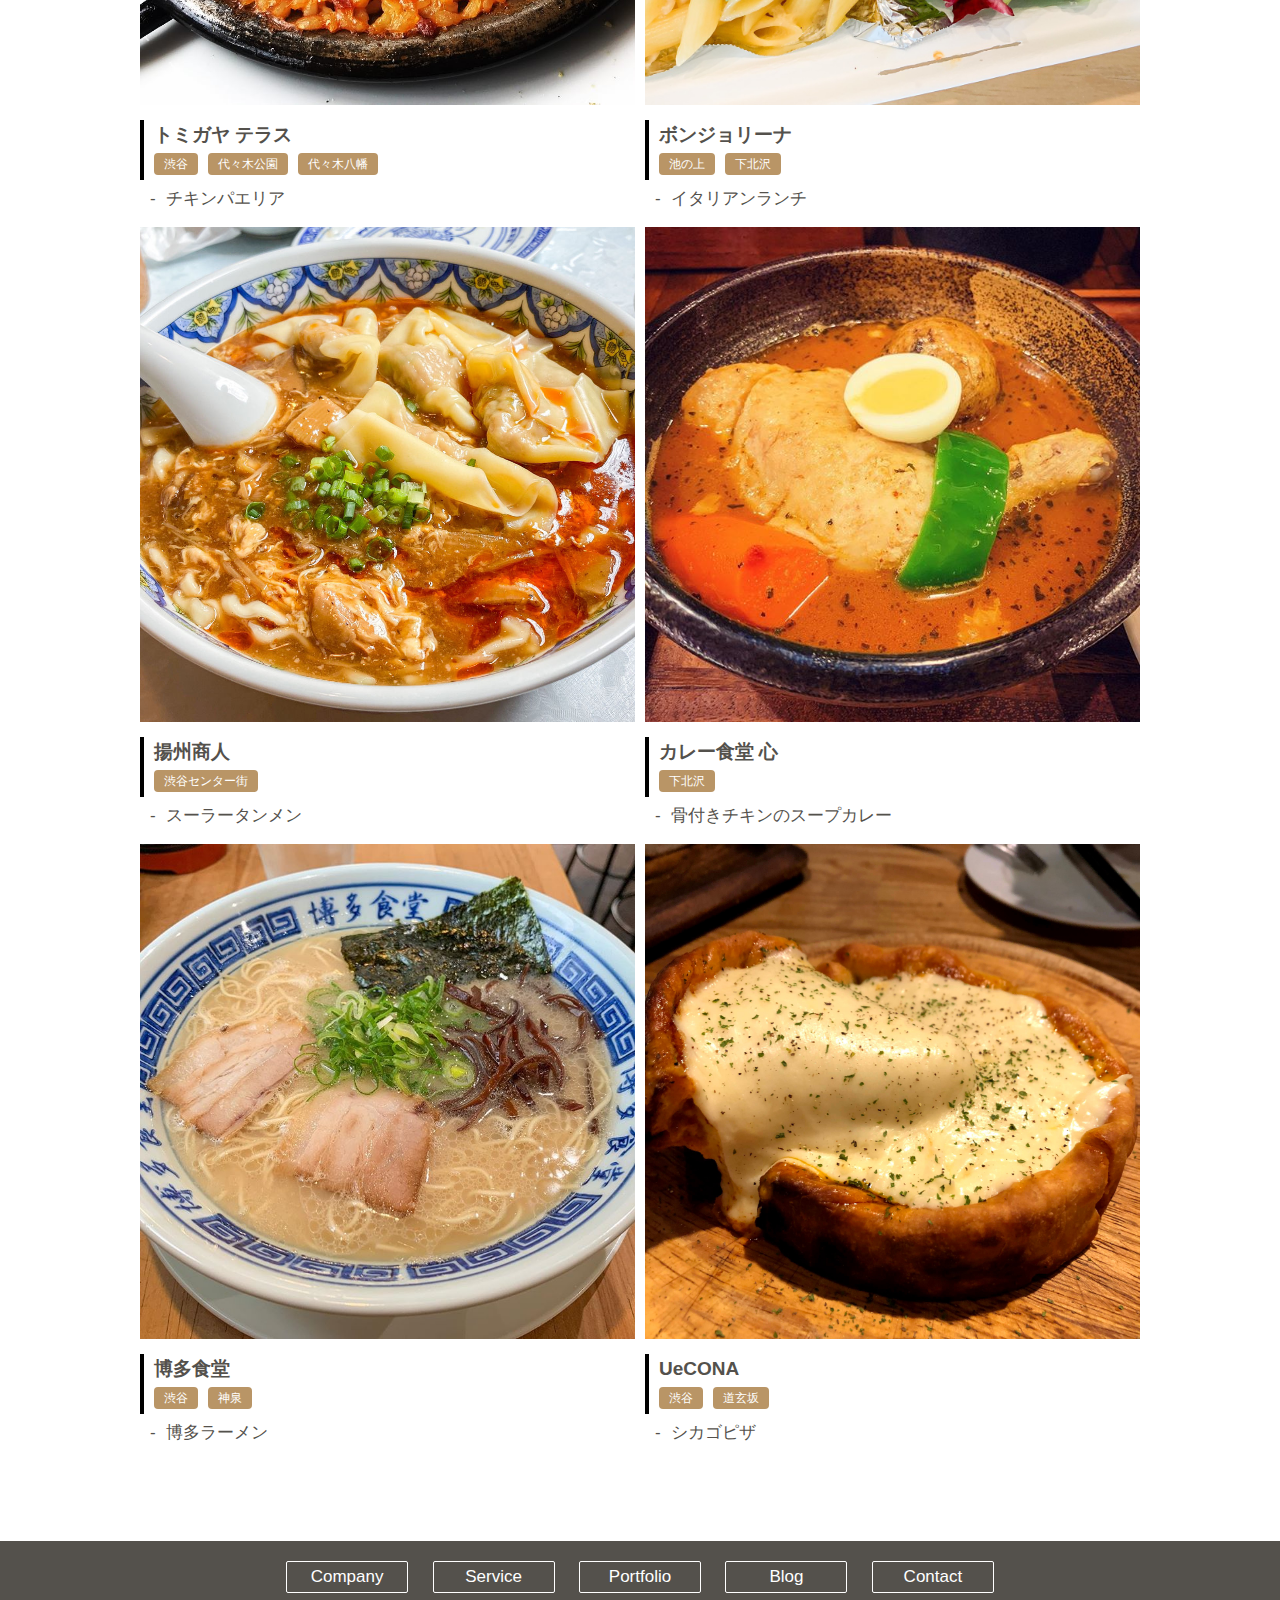
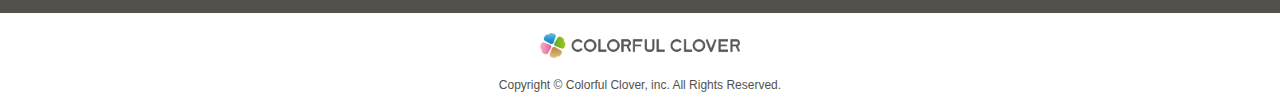
<file: HTML-CSS/レスポンシブ/index.html>
<!DOCTYPE html>
<html lang="ja">
  <head>
    <meta charset="UTF-8">
    <title>レスポンシブ</title>
    <link rel="stylesheet" href="css/reset.css">
    <link rel="stylesheet" href="css/style.css">
  </head>
  <body>
    <header>
        <h1><a href="#"><img src="images/logo.png" alt="colorful clover"></a></h1>
        <div id="drawer_toggle">
          <span></span>
          <span></span>
          
        </div>
        <nav>
          <ul>
            <li><a href="#">Information</a></li>
            <li><a href="#">Gourmet</a></li>
            <li><a href="#">Contact</a></li>
          </ul>
        </nav>
    </header>

      <div class="keyvisual">
        <img src="images/img_bg.jpg" alt="トップページ画像">
      </div>
    <main>

      <section>

        <h2>Information</h2>
          <div class="information">
            <ul>
              <li>
                <time datetime="2020-08-20">2020.08.20</time>
                <p>｢Webの神様｣ 動画UP！</p>
              </li>
              <li>
                <time datetime="2020-08-17">2020.08.17</time>
                <p>｢Webの神様｣ 動画UP！</p>
              </li>
              <li>
                <time datetime="2020-08-08">2020.08.08</time>
                <p>夏季休業のお知らせ</p>
              </li>
              <li>
                <time datetime="2020-08-05">2020.08.05</time>
                <p>サイトをオープンしました！</p>
              </li>
            </ul>
      </section>
      <section>

        <h2>Gourmet</h2>
        <div class="gourmet">
          <div class="wrap-gmt">
            <article>
              <figure>
                <img src="images/img_top01.jpg" alt="チキンパエリア">
              </figure>
              <div class="box-ttl">
                <h3>トミガヤ テラス</h3>
                <ul>
                  <li>渋谷</li>
                  <li>代々木公園</li>
                  <li>代々木八幡</li>
                </ul>
              </div>
                <p>チキンパエリア</p>
            </article>
            <article>
              <figure>
                <img src="images/img_top02.jpg" alt="イタリアンランチ">
              </figure>
              <div class="box-ttl">  
                <h3>ボンジョリーナ</h3>
                <ul>
                  <li>池の上</li>
                  <li>下北沢</li>
                </ul>
              </div>
              <p>イタリアンランチ</p>
            </article>
          
            <article>
              <figure>
                <img src="images/img_top03.jpg" alt="スーラータンメン">
              </figure>
              <div class="box-ttl">
                <h3>揚州商人</h3>
                <ul>
                  <li>渋谷センター街</li>
                </ul>
              </div>
              <p>スーラータンメン</p>
            </article>
            <article>
              <figure>
                <img src="images/img_top04.jpg" alt="骨付きチキンのスープカレー">
              </figure>
              <div class="box-ttl">
                <h3>カレー食堂 心</h3>
                <ul>
                  <li>下北沢</li>
                </ul>
              </div>
              <p>骨付きチキンのスープカレー</p>
            </article>
          
            <article>
              <figure>
                <img src="images/img_top05.jpg" alt="博多ラーメン">
              </figure>
              <div class="box-ttl">
                <h3>博多食堂</h3>
                <ul>
                  <li>渋谷</li>
                  <li>神泉</li>
                </ul>
              </div>
              <p>博多ラーメン</p>
            </article>
            <article>
              <figure>
                <img src="images/img_top06.jpg" alt="チーズたっぷりシカゴピザ">
              </figure>
              <div class="box-ttl">
                <h3>UeCONA</h3>
                <ul>
                  <li>渋谷</li>
                  <li>道玄坂</li>
                </ul>
              </div>
              <p>シカゴピザ</p>
            </article>
          </div>
        </div> <!-- gourmet end -->
      </section>
    </main>

    <footer>
      <nav class="footer">
        <ul>
          <li><a href="#">Company</a></li>
          <li><a href="#">Service</a></li>
          <li><a href="#">Portfolio</a></li>
          <li><a href="#">Blog</a></li>
          <li><a href="#">Contact</a></li>
        </ul>
      </nav>

      <a href="#"><img src="images/logo.png" alt="colorful clover"></a>
      <p><small>Copyright © Colorful Clover, inc. All Rights Reserved.</small></p>
    </footer>

  </body>
</html>
</file>
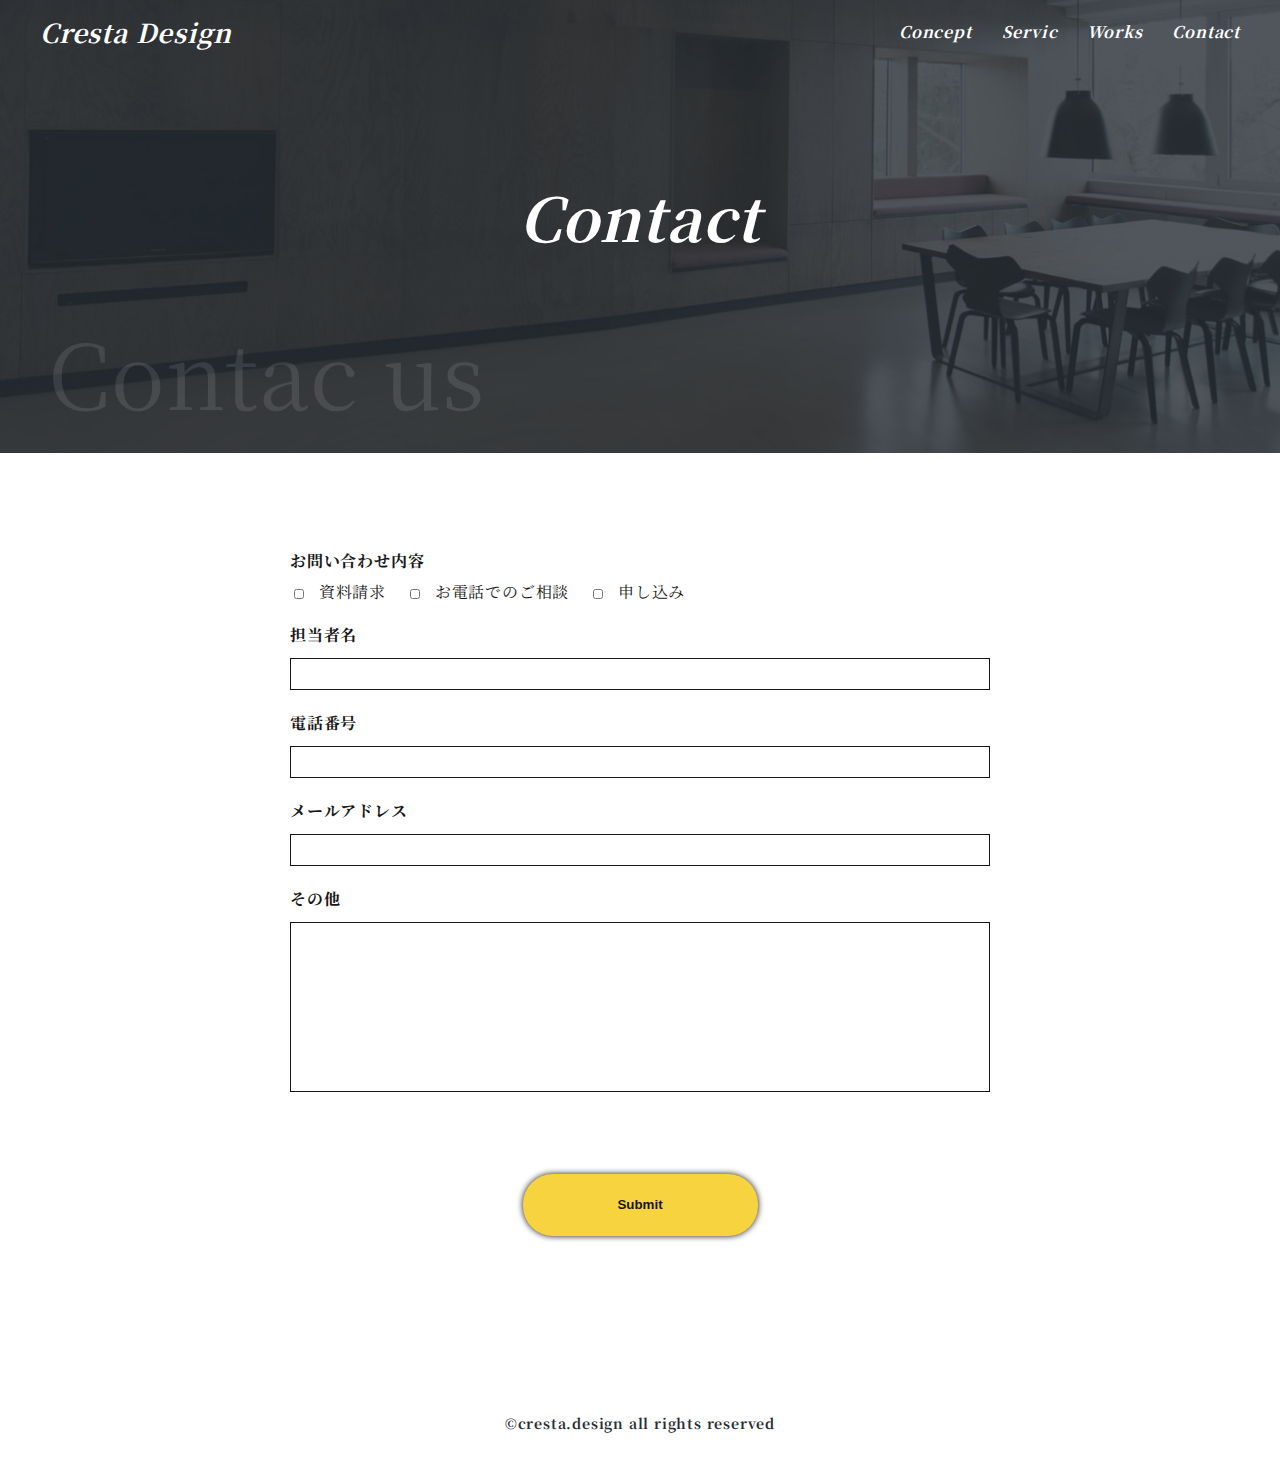
<file: HTML-CSS/cresta_second/contact/index.html>
<!DOCTYPE html>
<html lang="ja">
  <head>
    <meta charset="UTF-8">
    <title>Cresta Design | お問い合わせ</title>
    <link rel="stylesheet" href="../css/reset.css">
    <link rel="preconnect" href="https://fonts.googleapis.com">
    <link rel="preconnect" href="https://fonts.gstatic.com" crossorigin>
    <link href="https://fonts.googleapis.com/css2?family=Noto+Serif+JP:wght@400;700&display=swap" rel="stylesheet">
    <link rel="stylesheet" href="../css/contact.css">
  </head>

  <body>
    <header>    
      <div class="header-inner">
        <h1 class="site-title"><a href="../index.html">Cresta Design</a></h1>
        <nav class="header-nav">
          <ul class="nav-list">
            <li class="nav-item"><a href="#">Concept</a></li>
            <li class="nav-item"><a href="#">Servic</a></a></li>
            <li class="nav-item"><a href="#">Works</a></li>
            <li class="nav-item"><a href="./index.html">Contact</a></li>
          </ul>
        </nav>
        <button class="burger-btn">
          <span class="bar bar_top"></span>
          <span class="bar bar_mid"></span>
          <span class="bar bar_bottom"></span>
        </button>
      </div>
    </header> 
    <!-- //header -->

    <!-- main -->
    <main>
      <!-- page title -->
      <div class="page-title-wrapper">
        <h2 class="page-title">Contact</h2>
        <div class="page-title-bottom">Contac us</div>
      </div>
      <!-- //page title -->

      <!-- form -->
      <form action="" class="form-wrapper">
        <ul class="form-list">
          <li class="form-item">
            <label for="" class="form-label">お問い合わせ内容</label>
            <ul class="checkbox-list">
              <li class="checkbox-item">
                <input type="checkbox" class="checkbox" id="document">
                <label for="document">資料請求</label>
              </li>
              <li class="checkbox-item">
                <input type="checkbox" class="checkbox" id="phone">
                <label for="phone">お電話でのご相談</label>
              </li>
              <li class="checkbox-item">
                <input type="checkbox" class="checkbox" id="application">
                <label for="application">申し込み</label>
              </li>
            </ul>

          </li>
          <li class="form-item">
            <label for="" class="form-label">担当者名</label>
            <input type="text" class="input-text">
          </li>
          <li class="form-item">
            <label for="" class="form-label">電話番号</label>
            <input type="text" class="input-text">
          </li>
          <li class="form-item">
            <label for="" class="form-label">メールアドレス</label>
            <input type="text" class="input-text">
          </li>
          <li class="form-item">
            <label for="" class="form-label">その他</label>
            <textarea name="" id="" cols="30" rows="10"></textarea>
          </li>
        </ul>
        <input type="submit" value="Submit" class="submit-btn">
      </form>
      <!-- //form -->
    </main>
    <!-- //main -->

    <!-- footer -->
    <footer>
        <small>&copy;cresta.design all rights reserved</small>
    </footer>

    <script src="https://ajax.googleapis.com/ajax/libs/jquery/3.6.3/jquery.min.js"></script>
    <script src="../js/script.js"></script>
  </body>
</html>
</file>
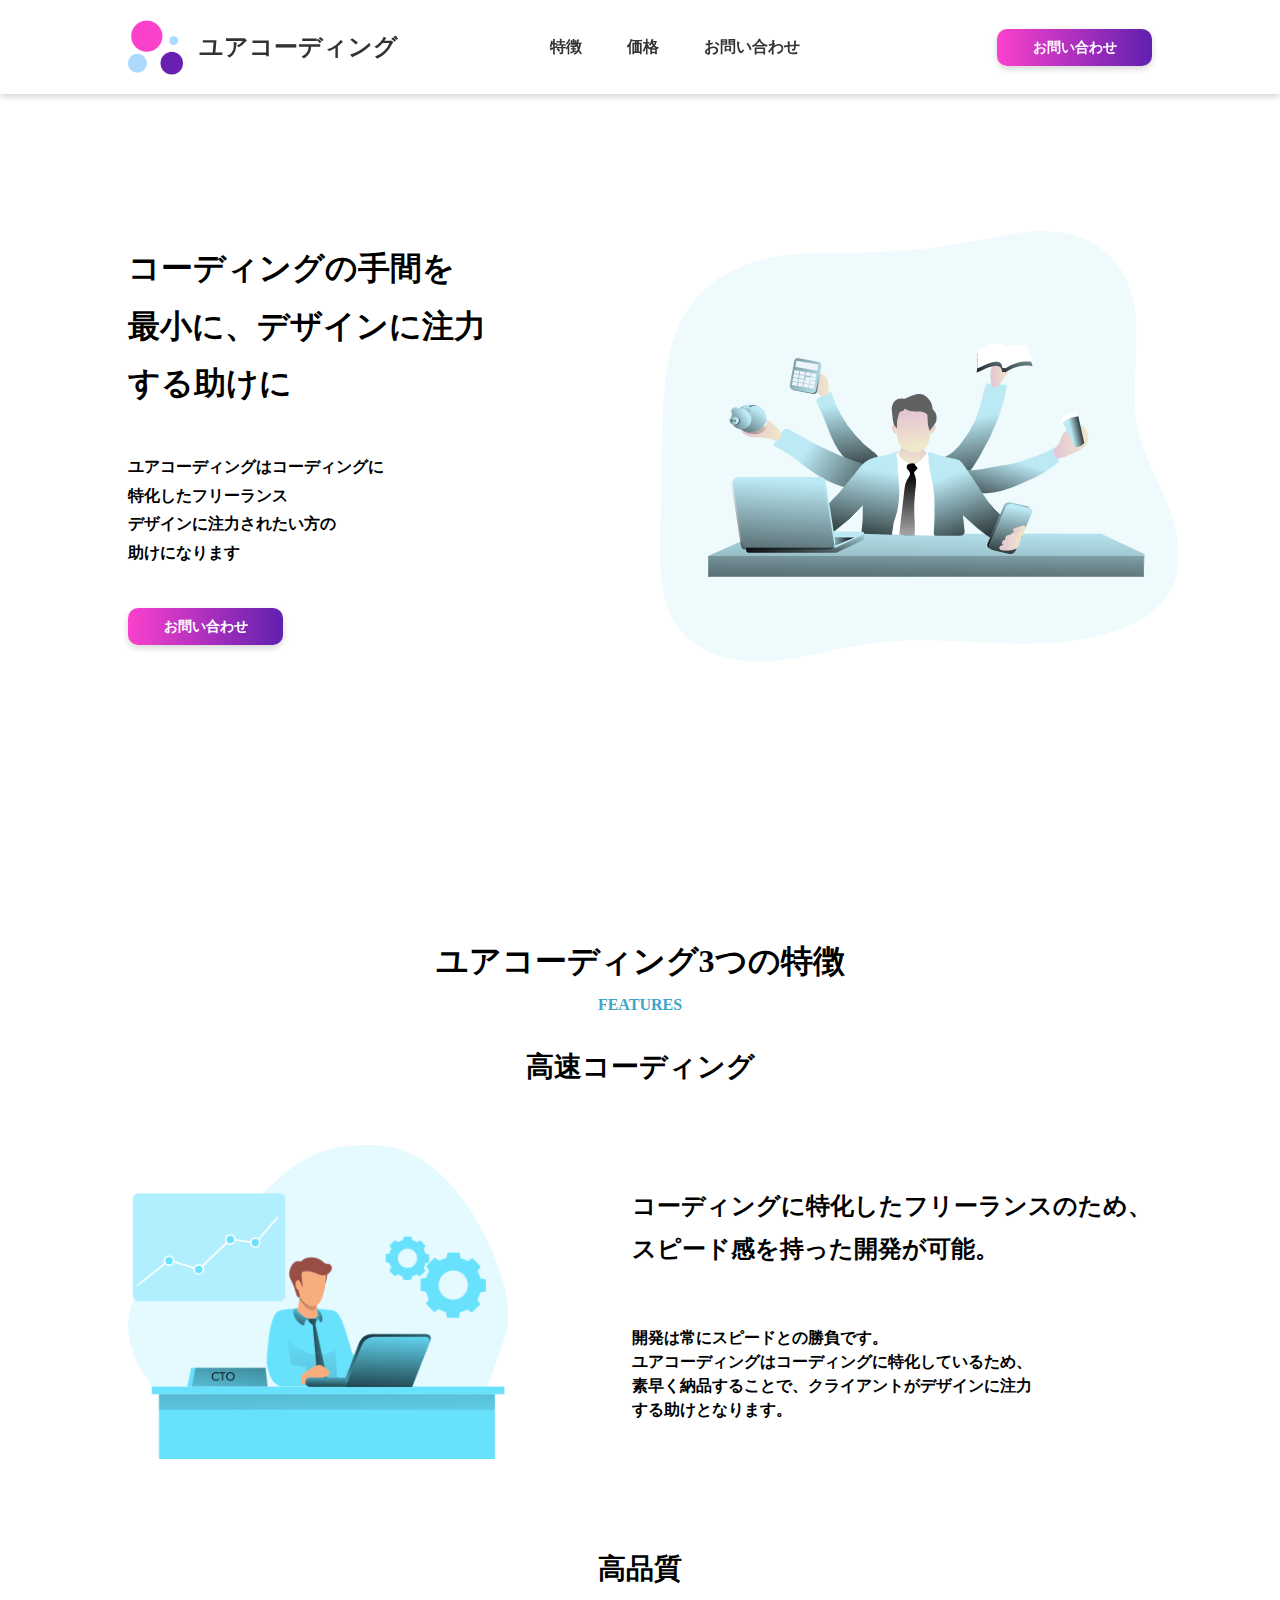
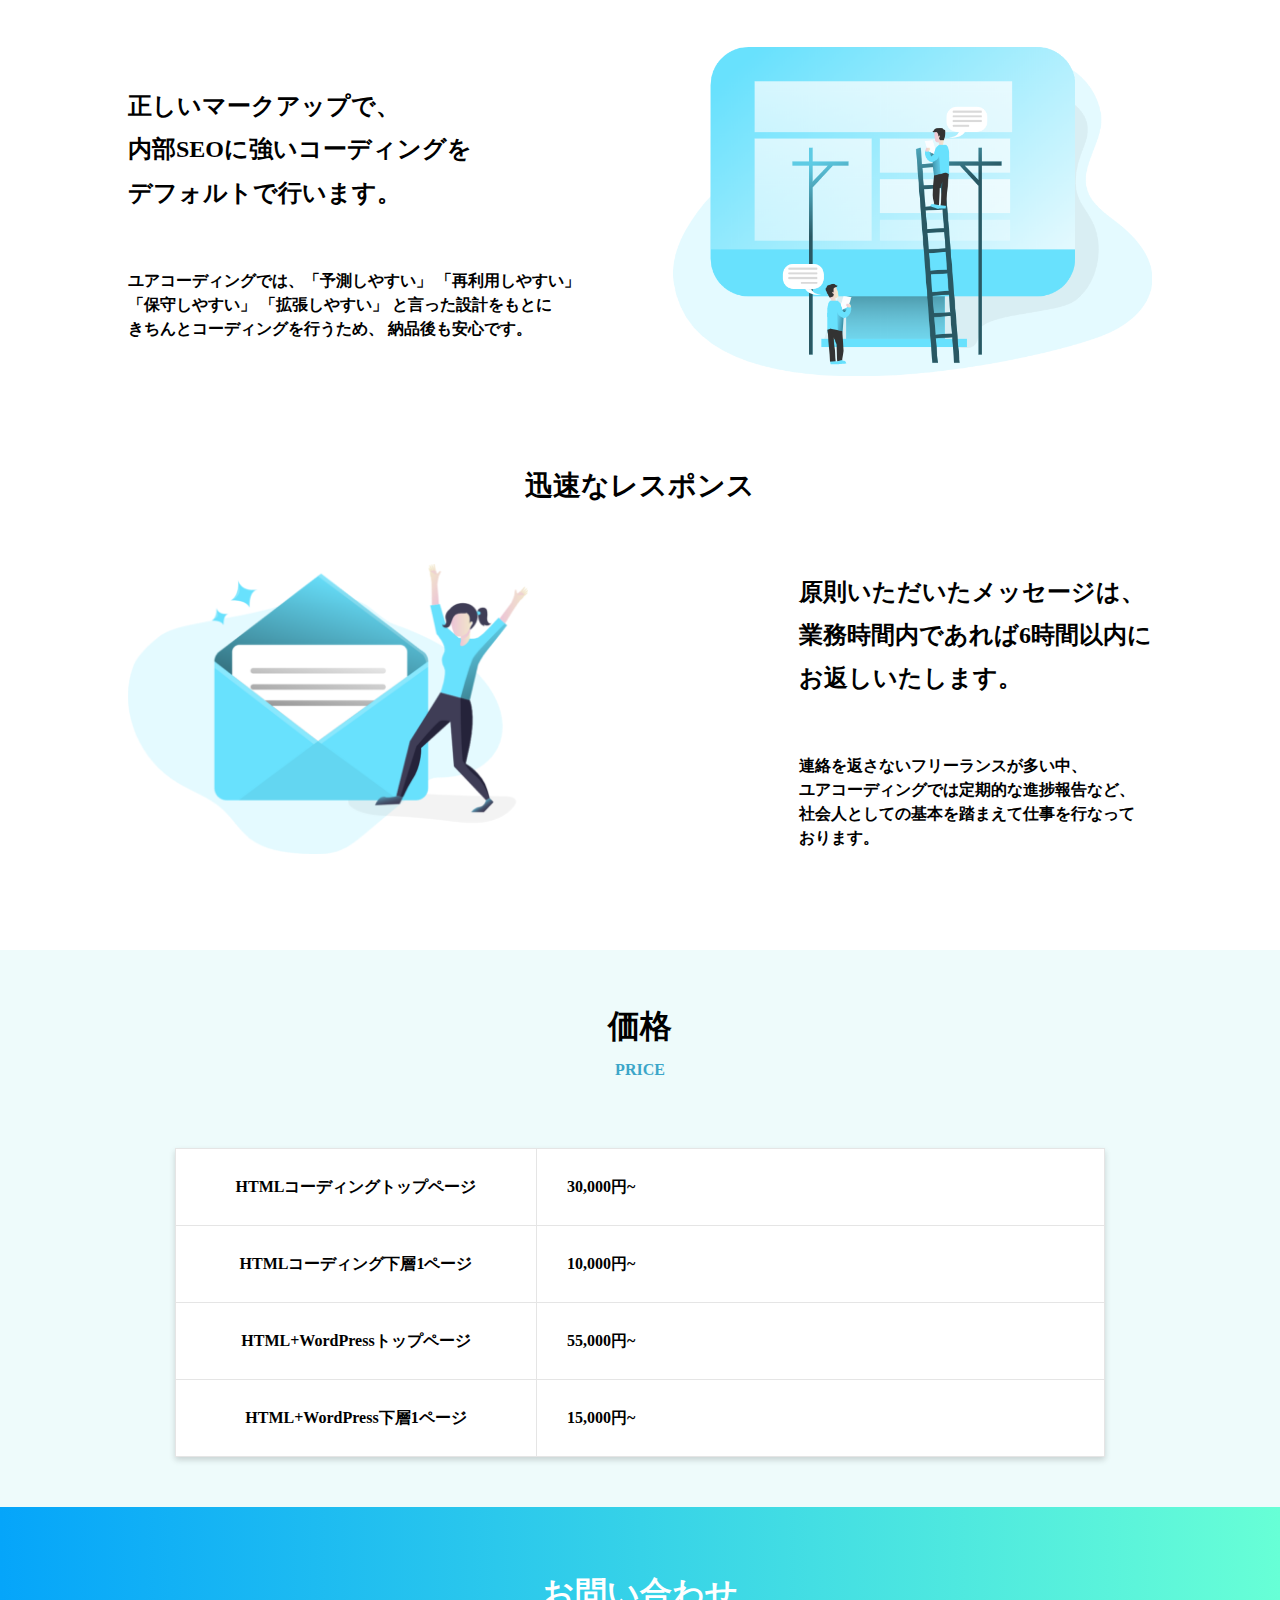
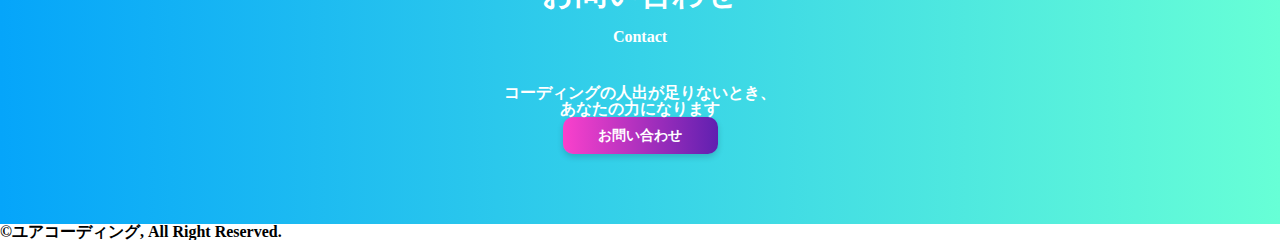
<file: HTML-CSS/your_coding/youtube-index.html>
<!DOCTYPE html>
<html lang="ja">
  <head>
    <meta charset="UTF-8">
    <title>ユアコーディング</title>
    <link rel="chortcut icon" href="img/icon.png">
    <link rel="stylesheet" href="css/reset.css">
    <link rel="stylesheet" href="css/style.css">
  </head>
  <!-- header -->
    <header class="header">
      <div class="header-inner">
        <a href="" class="header-logo">
          <img src="img/Logo.png" alt="ユアコーディング">
          <h1 class="header-ttl">ユアコーディング</h1>
        </a>
        <!-- //header title -->
        <nav class="header-nav">
          <ul>
            <li><a href="#">特徴</a></li>
            <li><a href="#">価格</a></li>
            <li><a href="#">お問い合わせ</a></li>
          </ul>
        </nav>
        <!-- //nav -->
        <div class="header-btn">
          <a href="" class="contact-btn">お問い合わせ</a>
        </div>
        <!-- //button -->
      </div>
    </header>
    <!-- //header -->
    


    <!-- main -->
    <main>
      <section class="main">
        <div class="main-inner">
          <div class="main-copy">
            <h2>
              コーディングの手間を<br>
              最小に、デザインに注力<br>
              する助けに
            </h2>
              <p>
                ユアコーディングはコーディングに<br>
                特化したフリーランス<br>
                デザインに注力されたい方の<br>
                助けになります
              </p>
              <a href="" class="contact-btn">お問い合わせ</a>
          </div><!-- /main-copy -->
          <div class="main-img">
            <img src="img/manager.png" alt="メインイメージ">
          </div><!-- /main-img -->
        </div><!-- /main-inner -->
      </section>
      <!-- //main -->

      <!-- feature -->
      <section class="feature">
        <div class="feature-inner">
          <h2 class="feature-ttl">
            ユアコーディング3つの特徴<span>FEATURES</span>
          </h2>
          <h2 class="feature-heading">高速コーディング</h2>
          <div class="feature-box">
            <figure><img src="img/cto.png" alt=""></figure>
            <div>
              <h3>
                コーディングに特化したフリーランスのため、<br>
                スピード感を持った開発が可能。
              </h3>
              <p>
                開発は常にスピードとの勝負です。<br>
                ユアコーディングはコーディングに特化しているため、<br>
                素早く納品することで、クライアントがデザインに注力<br>
                する助けとなります。
              </p>
            </div>
          </div><!-- feature-box -->
          <h2 class="feature-heading">高品質</h2>
          <div class="feature-box">
            <div>
              <h3>
                正しいマークアップで、<br>
                内部SEOに強いコーディングを<br>
                デフォルトで行います。
              </h3>
              <p>
                ユアコーディングでは、「予測しやすい」 「再利用しやすい」<br>
                「保守しやすい」 「拡張しやすい」 と言った設計をもとに<br>
                きちんとコーディングを行うため、 納品後も安心です。
              </p>
            </div>
            <figure><img src="img/building_website.png" alt=""></figure>
          </div><!-- feature-box -->
          <h2 class="feature-heading">迅速なレスポンス</h2>
          <div class="feature-box">
            <figure><img src="img/new_message.png" alt=""></figure>
            <div>
              <h3>
                原則いただいたメッセージは、<br>
                業務時間内であれば6時間以内に<br>
                お返しいたします。
              </h3>
              <p>
                連絡を返さないフリーランスが多い中、<br>
                ユアコーディングでは定期的な進捗報告など、<br>
                社会人としての基本を踏まえて仕事を行なって<br>
                おります。
              </p>
            </div>
          </div><!-- feature-box -->
        </div><!-- feature-inner -->
      </section>
      <!-- //feature -->

      <!-- price -->
      <section class="price">
        <h2 class="price-ttl">
            価格<span>PRICE</span>
        </h2>
        <div class="price-inner">
          <table>
            <tr>
              <th>HTMLコーディングトップページ</th>
              <td>30,000円~</td>
            </tr>
            <tr>
              <th>HTMLコーディング下層1ページ</th>
              <td>10,000円~</td>
            </tr>
            <tr>
              <th>HTML+WordPressトップページ</th>
              <td>55,000円~</td>
            </tr>
            <tr>
              <th>HTML+WordPress下層1ページ</th>
              <td>15,000円~</td>
            </tr>
          </table>
        </div>
      </section>
      <!-- //price -->

      <!-- contact -->
      <section class="contact">
        <h2 class="contact-ttl">
          お問い合わせ<span>Contact</span>
        </h2>
        <div class="contact-inner">
          <p>
            コーディングの人出が足りないとき、<br>
            あなたの力になります
          </p>
          <a href="" class="contact-btn center">お問い合わせ</a>
        </div>
      </section>
      <!-- //contact -->
    </main>



    <!-- footer -->
    <footer>
      <small>&copy;ユアコーディング, All Right Reserved.</small>
    </footer>

  </body>
</html>
</file>
<file: HTML-CSS/CSSアニメーション/css/style.css>
/*========= レイアウトのためのCSS ===============*/

body{
  vertical-align:middle; 
  padding: 100px 0;
  text-align: center;
}

p{
  margin: 0 0 10px 0;
}

h2 {
  margin: 40px;
}

div {
  margin-bottom: 150px;
}
/*================================================*/



/*きらっと光る*/

.btnshine{
  /*キラッと光る基点とするためrelativeを指定*/
position: relative;
  /*ボタンの形状*/  
display:inline-block;
  background: #333;
  color: #fff;
  padding: 10px 20px;
  text-decoration: none;
  outline: none;
  overflow: hidden;
}

/*キラッと光る*/
.btnshine::before {
content: '';
  /*絶対配置でキラッと光るの位置を決める*/
position: absolute;
top: 0;
left: -75%;
  /*キラッと光る形状*/
  width: 50%;
height: 100%;
background: linear-gradient(to right, rgba(255,255,255,0) 0%, rgba(255,255,255,.3) 100%);
transform: skewX(-25deg);
}

/*hoverした際の移動のアニメーション*/
.btnshine:hover::before {
animation: shine 0.7s;
}

@keyframes shine {
100% {
  left: 125%;
}
}

/*======== ▲　変更　▼ ========*/

.btnshine--henkou{
  /*キラッと光る基点とするためrelativeを指定*/
position: relative;
  /*ボタンの形状*/  
display:inline-block;
  background: #333;
  color: #fff;
  padding: 10px 20px;
  text-decoration: none;
  outline: none;
  overflow: hidden;
}

/*キラッと光る*/
.btnshine--henkou::before {
content: '';
  /*絶対配置でキラッと光るの位置を決める*/
position: absolute;
top: 0;
left: -75%;
  /*キラッと光る形状*/
  width: 50%;
height: 100%;
background: linear-gradient(to right, rgba(255,255,255,0) 0%, rgba(255,255,255,.3) 100%);
transform: skewX(25deg);
}

/*hoverした際の移動のアニメーション*/
.btnshine--henkou:hover::before {
animation: shine 0.3s;
}

@keyframes shine {
100% {
  left: 125%;
}
}


/* ==================================== */


/* クリックしたら波紋が広がる */

.btnripple{
  /*波紋の基点とするためrelativeを指定*/
position: relative;
  /*はみ出す波紋を隠す*/
overflow: hidden;
  /*ボタンの形状*/
  text-decoration: none;
display:inline-block;
background: #333;
color: #fff;
padding: 10px 20px;
border-radius: 25px;
  outline: none;
}

.btnripple::after {
  content: "";
  /*絶対配置で波紋位置を決める*/
  position: absolute;
  width: 100%;
  height: 100%;
  top: 0;
  left: 0;
  /*波紋の形状*/
  background: radial-gradient(circle, #fff 10%, transparent 10%) no-repeat 50%;
  transform: scale(10, 10);
  /*はじめは透過0に*/
  opacity: 0;
  /*アニメーションの設定*/
  transition: transform 0.3s, opacity 1s;
}

/*クリックされたあとの形状の設定*/
  .btnripple:active::after {
  transform: scale(0, 0);
  transition: 0s;
  opacity: 0.3;
}

/*======== ▲　変更　▼ ========*/


/* クリックしたら波紋が広がる */

.btnripple--henkou{
  /*波紋の基点とするためrelativeを指定*/
position: relative;
  /*はみ出す波紋を隠す*/
overflow: hidden;
  /*ボタンの形状*/
  text-decoration: none;
display:inline-block;
background: #333;
color: #fff;
padding: 10px 20px;
border-radius: 25px;
  outline: none;
}

.btnripple--henkou::after {
  content: "";
  /*絶対配置で波紋位置を決める*/
  position: absolute;
  width: 100%;
  height: 100%;
  top: 0;
  left: 0;
  /*波紋の形状*/
  background: radial-gradient(circle, #fff 10%, transparent 10%) no-repeat 50%;
  transform: scale(10, 10);
  /*はじめは透過0に*/
  opacity: 0;
  /*アニメーションの設定*/
  transition: transform 0.7s, opacity 1s;
}

/*クリックされたあとの形状の設定*/
  .btnripple--henkou:active::after {
  transform: scale(0, 0);
  transition: 0s;
  opacity: 0.3;
}

/* ==================================== */


/*== 少し出ていた線が伸びる */

.btnlinestretches2{
  /*線の基点とするためrelativeを指定*/
position:relative;
  /*ボタンの形状*/  
color:#333;
  padding: 10px 30px;

display:inline-block;
  text-decoration: none;
  outline: none;
}

/*線の設定*/
.btnlinestretches2::before,
.btnlinestretches2::after {
content:'';
  /*絶対配置で線の位置を決める*/
position:absolute;
  /*事前に出現させる線の形状*/
border:solid #333;
width:10px;
height:10px;
  /*アニメーションの指定*/
transition:all 0.3s ease-in-out;
}

.btnlinestretches2::before{
  /*事前に出現させる線の位置*/
top:0;
left:0;
  /*事前に出現させる線の形状*/
border-width:2px 0 0 2px;
}

.btnlinestretches2::after{
  /*事前に出現させる線の位置*/
bottom:0;
right:0;
  /*事前に出現させる線の形状*/
border-width:0 2px 2px 0;
}

/*hoverした際の線の形状*/
.btnlinestretches2:hover::before,
.btnlinestretches2:hover::after{
width:calc(100% - 2px);
height:calc(100% - 2px);
border-color:#666
}

/*======== ▲　変更　▼ ========*/


/*== 少し出ていた線が伸びる */

.btnlinestretches2--henkou{
  /*線の基点とするためrelativeを指定*/
position:relative;
  /*ボタンの形状*/  
color:#333;
  padding: 10px 30px;

display:inline-block;
  text-decoration: none;
  outline: none;
}

/*線の設定*/
.btnlinestretches2--henkou::before,
.btnlinestretches2--henkou::after {
content:'';
  /*絶対配置で線の位置を決める*/
position:absolute;
  /*事前に出現させる線の形状*/
border:solid #333;
width:10px;
height:10px;
  /*アニメーションの指定*/
transition:all 0.8s steps(6, end);
}

.btnlinestretches2--henkou::before{
  /*事前に出現させる線の位置*/
top:0;
left:0;
  /*事前に出現させる線の形状*/
border-width:2px 0 0 2px;
}

.btnlinestretches2--henkou::after{
  /*事前に出現させる線の位置*/
bottom:0;
right:0;
  /*事前に出現させる線の形状*/
border-width:0 2px 2px 0;
}

/*hoverした際の線の形状*/
.btnlinestretches2--henkou:hover::before,
.btnlinestretches2--henkou:hover::after{
width:calc(100% - 2px);
height:calc(100% - 2px);
border-color:#666
}


/* ==================================== */


input {
  position: absolute;
  height: 1px;
  width: 1px;
  overflow: hidden;
  clip: rect(1px, 1px, 1px, 1px);
}

label {
  position: relative;
  padding-left: 25px;
  font-size: 18px;
  cursor: pointer;
}

label:before {
  content: "";
  position: absolute;
  top: 1px;
  left: 0;
  width: 16px;
  height: 16px;
  border-radius: 50%;
  border: solid 2px #ccc;
  transition: all cubic-bezier(0.215, 0.61, 0.355, 1) 0.3s;
}

input:checked + label:before,
input:focus + label:before {
  border-color: #f1bc48;
}

label:after {
  content: '';
  position: absolute;
  top: 5px;
  left: 4px;
  width: 12px;
  height: 12px;
  background-color: #f1bc48;
  border-radius: 50%;
  color: transparent;
  transform: scale(0);
  transition:
    transform cubic-bezier(0.215, 0.61, 0.355, 1) 0.3s,
    color cubic-bezier(0.215, 0.61, 0.355, 1) 0.3s;
}

input:checked + label:after {
  transform: scale(1);
}

/****** Base style. ******/
.radiobtn {
  font-family: "Yu Gothic Medium", "游ゴシック Medium", "ヒラギノ角ゴ Pro W3", "Hiragino Kaku Gothic Pro";
}

.radiobtn>div {
  margin: 5px 0;
}
</file>
<file: HTML-CSS/CSS学習3-16/style.css>
body {
  font-family: "ヒラギノ角ゴ Pro W3", "Hiragino Kaku Gothic Pro", "メイリオ", Meiryo, Osaka, "MS Ｐゴシック", "MS PGothic", sans-serif;
}

.container {
  width: 100%;
  max-width: 1100px;
  margin: 0 auto;
  overflow: hidden;
  line-height: 2em;
  font-size: 14px;
  color: #333;
}

#main {
  width: 73%;
  float: right;
  background: #fff;
  padding-bottom: 95px;
}
#main h2 {
  height: 38px;
  margin: 15px 0;
  padding-left: 35px;
  font-size: 15px;
  background: #000 url(images/mark1.png) no-repeat left 10px center;
  color: #fff;
  line-height: 38px;
}
#main h3 {
  height: 38px;
  padding: 0 15px;
  margin: 15px 0;
  font-size: 15px;
  color: #333333;
  line-height: 38px;
  border: 1px solid #CCC;
  background: linear-gradient(#fff, #EBEBEB);
}
#main h4 {
  padding: 0 15px;
  margin-top: 15px;
  font-weight: bold;
  color: #000;
}
#main p {
  padding: 0 15px;
}
#main a {
  color: #333;
}

.news {
  height: 150px;
  padding-left: 15px;
  overflow-y: scroll;
}
.news dt {
  display: inline-block;
  width: 15%;
  min-width: 100px;
  border-bottom: 1px solid #ccc;
  font-weight: bold;
}
.news dd {
  display: inline-block;
  width: 85%;
  border-bottom: 1px solid #ccc;
}
.new {
  background: #F00;
  color: #fff;
  font-size: 10px;
  padding: 0 5px;
  margin: 0 5px;
  border-radius: 2px;
}

#sidebar {
  width: 23%;
  float: left;
  background: #fff;
  color: #333;
}
#sidebar h2 {
  padding-left: 10px;
  border-left: 3px solid #000;
  margin-bottom: 16px;
  line-height: 1em;
}
#sidebar ul {
  list-style: none;
}
#sidebar ul li {
  height: 32px;
  background: #fff;
  line-height: 32px;
  border-bottom: 1px solid #E4E4E4;
}
#sidebar ul li:last-child{
  border: none;
}
#sidebar ul li a {
  display: block;
  padding-left: 11px;
  color: #333;
  text-decoration: none;
  transition: 0.5s;
}
#sidebar ul li a:hover {
  background: #000;
  color: #fff;
}

.box {
  margin: 15px 0;
}
.bg-gray {
  background: #E4E4E4;
  padding: 20px 15px;
  border: 1px solid #D1D1D1;
}



footer {
  background: #000;
  color: #fff;
  text-align: center;
  font-size: 12px;
  line-height: 2em;
 }
</file>
<file: HTML-CSS/your_coding/css/style.css>
.contact-btn {
  width: 155px;
  height: 37px;
  background: linear-gradient(90deg, #FA41CC, #6020B0);
  color: #fff;
  font-size: 14px;
  border-radius: 10px;
  display: block;
  text-align: center;
  line-height: 37px;
  box-shadow: 0 3px 6px rgba(0, 0, 0, 0.16);
}

a {
  text-decoration: none;
}

body {
  font-weight: bold;
  font-family: "Noto Sans JP";
}

.header {
  position: fixed;
  top: 0;
  z-index: 9999;
  width: 100%;
  height: 94px;
  background: #fff;
  box-shadow: 0 3px 6px rgba(0, 0, 0, 0.16);
}
.header-inner {
  max-width: 1024px;
  margin-left: auto;
  margin-right: auto;
  padding: 0 20px;
  display: flex;
  align-items: center;
  justify-content: space-between;
  height: 100%;
}
.header-logo {
  display: flex;
  align-items: center;
}
.header-logo img {
  width: 55px;
  height: 55px;
}
.header-ttl {
  font-size: 24px;
  font-weight: bold;
  margin-left: 16px;
  color: #333;
}
.header-nav ul {
  display: flex;
  justify-content: space-between;
}
.header-nav ul li {
  font-weight: bold;
  text-align: center;
  margin-right: 45px;
}
.header-nav ul li a {
  color: #333;
}

.main {
  position: relative;
  margin: 90px auto 150px;
}
.main-inner {
  max-width: 1024px;
  margin-left: auto;
  margin-right: auto;
  padding: 150px 20px;
}
.main-copy {
  text-align: left;
  display: block;
  z-index: 10;
}
.main-copy h2 {
  font-size: 32px;
  line-height: 1.8;
  margin-bottom: 40px;
  font-weight: bold;
}
.main-copy p {
  font-size: 16px;
  line-height: 1.8;
  margin-bottom: 40px;
  font-weight: bold;
}
.main-bg {
  background-image: url(../img/circle.svg);
  position: absolute;
  width: 708px;
  height: 711px;
  top: -30px;
  right: 0px;
  background-position: top -150px right -120px;
  background-size: auto;
  background-repeat: no-repeat;
  z-index: 1;
}
.main-img {
  position: absolute;
  right: 8%;
  top: 20%;
  z-index: 1000;
}

.feature-ttl {
  margin-top: 40px;
  font-size: 32px;
  text-align: center;
  font-weight: bold;
  margin-bottom: 40px;
}
.feature-ttl span {
  font-size: 16px;
  color: #3BA6C9;
  display: block;
  margin-top: 20px;
}
.feature-inner {
  max-width: 1024px;
  margin-left: auto;
  margin-right: auto;
}
.feature-heading {
  text-align: center;
  font-size: 28px;
  font-weight: bold;
  margin-bottom: 64px;
}
.feature-box {
  display: flex;
  justify-content: space-between;
  align-items: center;
  margin-bottom: 93px;
}
.feature-box h3 {
  font-size: 24px;
  line-height: 1.8;
  font-weight: bold;
  margin-bottom: 54px;
}
.feature-box p {
  line-height: 1.5;
  font-weight: bold;
}

.price {
  background-color: #EEFBFB;
  padding: 20px 20px 50px;
}
.price-inner {
  max-width: 930px;
  margin-left: auto;
  margin-right: auto;
}
.price-ttl {
  margin-top: 40px;
  font-size: 32px;
  text-align: center;
  font-weight: bold;
  margin-bottom: 70px;
}
.price-ttl span {
  font-size: 16px;
  color: #3BA6C9;
  display: block;
  margin-top: 20px;
}
.price table {
  width: 100%;
  box-shadow: 0 3px 6px rgba(0, 0, 0, 0.16);
  background-color: #fff;
  border-collapse: collapse;
}
.price table th {
  widows: 30%;
  padding: 30px;
  min-width: 300px;
  border: 1px solid #E5E5E5;
}
.price table td {
  width: 70%;
  text-align: left;
  padding: 30px;
  border: 1px solid #E5E5E5;
  font-weight: bold;
}
.price p {
  text-align: center;
  margin-top: 40px;
}

.faq {
  color: #333;
  padding-bottom: 85px;
}
.faq-ttl {
  margin-top: 50px;
  font-size: 32px;
  text-align: center;
  font-weight: bold;
  margin-bottom: 40px;
}
.faq-ttl span {
  font-size: 16px;
  color: #3BA6C9;
  display: block;
  margin-top: 20px;
}
.faq-inner {
  max-width: 910px;
  margin-left: auto;
  margin-right: auto;
}
.faq-inner .accordion {
  width: 100%;
  margin: 0 auto;
  font-weight: bold;
  line-height: 26px;
  cursor: pointer;
}
.faq-inner .accordion-ttl {
  padding: 20px;
  text-align: center;
  font-size: 14px;
  border: 1px solid #E5E5E5;
}
.faq-inner .accordion-cnt {
  padding: 20px 35px;
  text-align: left;
  font-size: 14px;
  border: 1px solid #E5E5E5;
  background-color: #F2F2F2;
  display: none;
}
.faq-inner .accordion .is-open {
  display: block;
}

.blog {
  background-color: #EEFBFB;
  padding: 5px 70px 90px;
  color: #333;
}
.blog-ttl {
  margin-top: 50px;
  font-size: 32px;
  text-align: center;
  font-weight: bold;
  margin-bottom: 50px;
}
.blog-ttl span {
  font-size: 16px;
  color: #3BA6C9;
  display: block;
  margin-top: 20px;
}
.blog-inner {
  margin: 0 auto;
  display: flex;
  justify-content: space-between;
}
.blog-item {
  width: 32%;
  background: #fff;
  box-shadow: 0px 3px 6px rgba(0, 0, 0, 0.1607843137);
  cursor: pointer;
}
.blog-item img {
  width: 100%;
}
.blog-text {
  padding: 14px 32px 10px 18px;
  line-height: 26px;
}
.blog-text p {
  font-size: 18px;
  display: inline-block;
  height: 110px;
}
.blog-text time {
  display: block;
  font-size: 16px;
  text-align: right;
  bottom: 10px;
}

.works {
  padding: 5px 0 90px;
  color: #333;
}
.works-ttl {
  margin-top: 50px;
  font-size: 32px;
  text-align: center;
  font-weight: bold;
  margin-bottom: 50px;
}
.works-ttl span {
  font-size: 16px;
  color: #3BA6C9;
  display: block;
  margin-top: 20px;
}
.works-inner {
  display: flex;
}
.works-item {
  border: 1px solid #DDDDDD;
  border-radius: 8px;
  width: 320px;
  margin-right: 55px;
  cursor: pointer;
}
.works-item img {
  width: 100%;
}
.works-text {
  padding: 20px 16px 40px;
}
.works-text .skil-name {
  font-size: 14px;
  margin-top: 30px;
}

.contact {
  background: linear-gradient(90deg, #05A5FA, #67FFD6);
  padding: 70px 20px;
  color: #fff;
  text-align: center;
}
.contact-ttl {
  font-size: 32px;
  text-align: center;
  font-weight: bold;
  margin-bottom: 40px;
  color: #fff;
}
.contact-ttl span {
  font-size: 16px;
  display: block;
  margin-top: 20px;
}
.contact .form {
  background-color: #fff;
  max-width: 908px;
  margin: 0 auto;
  color: #333;
  line-height: 26px;
  text-align: left;
  box-shadow: 0px 3px 6px rgba(0, 0, 0, 0.1607843137);
}
.contact .form form {
  padding: 35px 60px;
}
.contact .form .box {
  width: 100%;
}
.contact .form #name, .contact .form #mail, .contact .form #text {
  background-color: #EEFBFB;
  border: none;
  margin: 35px 0 30px;
}
.contact .form #name, .contact .form #mail {
  width: 500px;
  height: 40px;
}
.contact .form textarea {
  resize: none;
}
.contact .form-flex {
  display: flex;
  flex-direction: column;
}
.contact .form-flex span {
  display: inline-block;
  text-align: center;
  padding: 3px 16px;
  margin-left: 25px;
  font-size: 14px;
  color: #fff;
  font-weight: normal;
  background: #0C449B;
  border-radius: 10px;
}
.contact .form .pc-box {
  text-align: center;
}
.contact .form .pc-box #privacyCheck {
  width: 20px;
  height: 20px;
  border: 1px solid #707070;
  margin-right: 10px;
}
.contact .form .contact-submit {
  padding: 8px 50px;
  margin: 30px auto 0;
  background: linear-gradient(90deg, #FA41CC, #6020B0);
  color: #fff;
  font-size: 14px;
  border-radius: 10px;
  border: none;
  display: block;
  text-align: center;
  line-height: 20px;
  box-shadow: 0 3px 6px rgba(0, 0, 0, 0.16);
}
.contact-text {
  margin-bottom: 44px;
  line-height: 1.8;
}
.contact .center {
  margin-left: auto;
  margin-right: auto;
}

.footer {
  padding: 60px 20px 50px;
  text-align: center;
  background: #F8F8F8;
}
.footer small {
  font-size: 14px;
  font-weight: normal;
}
.footer a {
  color: #333;
}
.footer-ttl {
  display: block;
  font-size: 24px;
  margin-bottom: 30px;
}
.footer p {
  display: inline-block;
  font-size: 16px;
  margin-bottom: 50px;
}
.footer .privacy {
  margin-right: 30px;
}
/*# sourceMappingURL=style.css.map */
</file>
<file: HTML-CSS/レスポンシブ/css/style.css>
body {
  font-family: "Helvetica Neue", Arial, "Hiragino Kaku Gothic ProN", "Hiragino Sans", Meiryo, sans-serif;
  font-style: normal;
  font-weight: 400;
}


header {
  text-align: right;
  position: fixed;
  height: 80px;
  width: 100%;
  background: #fff;
  z-index: 1000;
}

header img {
  width: 250px;
  height: 31px;
  margin: 24px 25px;
}
header h1 {
  position: absolute;
}
header nav {
  position: absolute;
  top: 22px;
  right: 16px;
}
header ul {
  list-style: none;
  display: inline-block;
  top: 22px;
  text-align: center;
}
header ul li {
  display: inline-block;
  font-size: 17px;
  vertical-align: middle;
  line-height: 35px;
}
header ul li a {
  display: block;
  color: #9c9b98;
  padding: 0 20px;
  text-decoration: none;
  border-radius: 2px;
  transition: .2s;
}
header ul li a:hover {
  background: #B99566;
  color: #FFF;
}

/*---------------------------------------- header end */

.keyvisual {
  padding-top: 80px;
  text-align: center;
}

.keyvisual img {
  width: 100%;
  max-width: 1500px;
  
}

/* --------------------------------------- keyvisual end */

main {
  width: 100%;
  max-width: 1000px;
  margin: 0px auto;
  padding-bottom: 70px;
}
main,footer {
  color: #54514C;
}

main h2 {
  height: 40px;
  margin-top: 30px;
  background: #B99566;
  color: #fff;
  font-size: 19px;
  font-weight: normal;
  padding-left: 20px;
  line-height: 40px;
  text-align: left;
}

.information {
  width: 100%;
  max-width: 1000px;
  margin: 0 auto;
}
.information ul{
  margin-bottom: 50px;
}
.information ul li {
  font-size: 14px;
  list-style: none;
  height: 35px;
  line-height: 35px;
  padding: 0 10px;
}
.information ul li:nth-child(even) {
  background: #F5F3F0;
}
.information ul li time {
  margin-right: 10px;
}
.information ul li p {
  display: inline-block
}
.information ul li p::before {
  content: "▶︎";
  padding: 0 10px 0 0;
}

/* -----------------------------info end */

.gourmet img {
  width: 100%;
}
.box-ttl {
  border-left: 4px solid #000;
  height: 50px;
  padding: 5px 10px;
  margin: 12px 0 10px 0;
}
.gourmet h3 {
  font-size: 19px;
}
.box-ttl ul {
  display: flex;
  margin-top: 4px;
}
.box-ttl ul li {
  display: block;
  margin: 5px 0;
  font-size: 12px;
  list-style: none;
  padding: 5px 10px;
  background: #B99566;
  color: #fff;
  border-radius: 4px;
}
.box-ttl ul li+li {
  margin-left: 10px;
}
article {
  margin-bottom: 20px;
  width: calc(50% - 5px);
  max-width: 495px;
}
article p {
  font-size: 17px;
}
article p::before{
  content: "-";
  padding: 0 10px;
}
.wrap-gmt {
  display: flex;
  justify-content: space-between;
  flex-wrap: wrap;
  padding: 10px 0;
}

/*---------------------------------------- main end */

.footer {
  display: block;
  width: 100%;
  background: #54514C;
}

.footer ul {
  display: block;
  padding: 20px 0;
  text-align: center;
  
}

.footer ul li {
  display: inline-block;
  vertical-align: middle;
  margin: 0 10px;
}
.footer ul li a{
  display: inline-block;
  border: 1px solid #FFF;
  color: #fff;
  text-decoration: none;
  font-size: 17px;
  width: 120px;
  height: 30px;
  line-height: 30px;
  border-radius: 2px;
  transition: .4s;
}
.footer ul li a:hover {
  background: #FFF;
  color: #54514C;
}

footer {
  text-align: center;
}
footer a img {
  width: 200px;
  height: 25px;
  margin-top: 20px;
  margin-bottom: 5px;
}
footer p {
  text-align: center;
  line-height: 35px;
}
small {
  font-size: 12px;
}

/* ------------------------------- PC end */

@media (max-width: 1000px){
  .wrap-gmt {
    padding: 10px;
  }
  
}

@media (max-width: 767px){
  header {
    height: 60px;
  }
  header h1 img {
    width: 200px;
    height: 25px;
    margin: 17px 15px;
  }
  #drawer_toggle {
    z-index: 200;
    box-sizing: border-box;
    display: inline-block;
    position: absolute;
    top: 0;
    right: 0;
    width: 60px;
    height: 60px;
    padding: 20px 15px;
}
#drawer_toggle span {
  display: inline-block;
  width: 100%;
  height: 3px;
  border-radius: 2px;
  background-color: #666;
  vertical-align: top;
}
header nav {
  display: none;
}

  /* header end */

.keyvisual {
  padding-top: 60px;
}
.keyvisual img {
  vertical-align: bottom;
}

main {
  padding: 0;
}
main h2 {
  font-size: 16px;
  padding-left: 15px;
  margin-top: 0;
}



.information ul {
  margin-bottom: 0;
}
.information ul li {
  height: 42px;
  padding: 5px 10px;
}

.information ul li time {
  display: block;
  margin:  5px 0; 
  font-size: 12px;
  line-height: 13px;
}
.information ul li p {
  display: block;
  line-height: 14px;
  font-size: 14px;
}
.information ul li p::before {
  padding: 0 5px 0 0;
  font-size: 12px;
  vertical-align: top;
}

/* info end */

.wrap-gmt {
  flex-flow: column;
}
.wrap-gmt article figure img {
  width: 100%;
}
article {
  width: 100%;
  max-width: 767px;
  margin-bottom: 30px;
}
figure {
  width: 100%;
}

.gourmet h3 {
  font-size: 16px;
}
.box-ttl ul li {
  font-size: 10px;
}
article p {
  font-size: 14px;
}

.box-ttl {
  height: 43px;
}
.box-ttl ul {
  margin-top: 1px;
}

/* gourmet end */

.footer ul li {
  display: block;
  margin: 10px 0;
}

.footer ul li a {
  width: 280px;
  font-size: 14px;
}

footer a img {
  width: 160px;
  height: 20px;
  margin-top: 15px;
}
small {
  font-size: 10px;
}
}
</file>
<file: HTML-CSS/cresta_second/css/contact.css>
/* -------------------------------- */
/* base 
/* -------------------------------- */
html {
  font-size:  62.5%;
}
body {
  font-size: 1.6rem;
  letter-spacing: .05em;
  color: #171717;
  font-family: 'Noto Serif','Noto Serif JP', serif;
}
img {
  width: 100%;
  vertical-align: bottom;
}

section {
  padding: 100px 0 70px;
}
h2 {
  max-width: 1000px;
  color: #282E36;
  font-size: 6rem;
  font-style: italic;
  margin: 0 auto 80px;
  padding: 0 20px;
  text-align: center;
}
.section-inner {
  max-width: 1000px;
  margin: 0 auto;
  padding: 0 50px;
}
.section-bottom {
  max-width: 1200px;
  margin: 0 auto;
  font-size: 9rem;
  opacity: .05;
}


.submit-btn {
  display: block;
  width: 235px;
  line-height: 60px;
  margin: 0 auto 70px;
  background: #F7D43F;
  box-shadow: 0 0 6px #1b1310;
  border-radius: 30px;
  text-align: center;
  color: #171717;
  font-weight: bold;
  text-decoration: none;
  transition: .3s;
  border: none;
}
.submit-btn:hover {
  opacity: .7;
  cursor: pointer;
}
li {
  list-style: none;
}



/* -------------------------------- */
/* header 
/* -------------------------------- */

header {
  padding: 19px 30px;
  position: absolute;
  top: 0;
  left: 0;
  z-index: 1;
  box-sizing: border-box;
  width: 100%;
}
.header-inner {
  display: flex;
  justify-content: space-between;
  align-items: center;
  max-width: 1200px;
  margin: 0 auto;
}
header a {
  color: #fff;
  text-decoration: none;
  transition: .3s;
  font-weight: bold;
  font-style: italic;
}
header a:hover{
  opacity: .7;
}
h1 {
  font-size: 2.6rem;
}
.nav-list {
  display: flex;
}
.nav-item {
  margin-right: 30px;
}
.nav-item:last-of-type {
  margin-right: 0;
}
.burger-btn {
  display: none;
}



/* -------------------------------- */
/* page title
/* -------------------------------- */

.page-title-wrapper {
  height: 453px;
  background-image: url(../img/contact-page-bgi@2x.jpg);
  background-size: cover;
  background-position: center;
}
.page-title {
  font-size: 6rem;
  font-weight: bold;
  font-style: italic;
  text-align: center;
  padding-top: 186px;
  color: #fff;
}
.page-title-bottom {
  font-size: 9rem;
  color: #fff;
  opacity: .1;
  margin: 20px 0 0 48px;
}



/* -------------------------------- */
/* form
/* -------------------------------- */
.form-wrapper {
  padding: 100px 0 80px;
}
.form-list {
  max-width: 700px;
  margin: 0 auto 80px;
  padding: 0 50px;
}
.form-item {
  margin-bottom: 25px;
}
.form-item:last-of-type {
  margin-bottom: 0;
}
.form-label {
  display: block;
  margin-bottom: 15px;
  font-weight: bold;
}

.input-text,
textarea {
  resize: none;
  appearance: none;
  -webkit-appearance: none;
  outline: none;
  border: 1px solid #171717;
  width: 100%;
  color: #171717;
  box-sizing: border-box;
}
.input-text {
  padding: 0 8px;
  line-height: 30px;
}
textarea {
  height: 170px;
  padding: 0 8px;
  line-height: 30px;
}

.checkbox-list {
  display: flex;
}
.checkbox-item {
  margin-right: 20px;
}
.checkbox label,
.checkbox {
  cursor: pointer;
}
.checkbox {
  border: solid 1px #282E36;
  height: 10px;
  width: 10px;
  margin-right: 10px;
}
.checkbox:checked {
  background-color: #333;
}

/* -------------------------------- */
/* footer
/* -------------------------------- */

footer {
  padding: 30px 0;
  text-align: center;
  font-size: 1.4rem;
  font-weight: bold;
  color: #282E36;
}



@media screen and (max-width:768px) {
  /* -------------------------------- */
  /* base sp
  /* -------------------------------- */
  section {
    padding: 100px 0 40px;
  }
  h2 {
    padding: 0 4vw;
    font-size: 3rem;
    margin-bottom: 50px;
  }
  h2::after {
    width: 90px;
  }
  .section-inner {
    padding: 0 4vw;
  }
  .section-bottom {
    font-size: 4rem;
    padding: 0 4vw;
  }

  .link-btn {
    margin-bottom: 40px;
  }
  .sp-br {
    display: block;
  }
  .pc-br {
    display: none;
  }


  /* -------------------------------- */
  /* header sp
  /* -------------------------------- */

  header {
    padding: 30px 4vw 0;
  }
  .header-nav {
    display: none;
    position: fixed;
    top: 0;
    left: 0;
    width: 100%;
    height: 100vw;
    background-color: #282E36;
  }
  .nav-list {
    height: 100%;
    flex-direction: column;
    justify-content: center;
    align-items: center;
  }
  .nav-item {
    margin: 0 0 30px;
  }
  .nav-item:last-of-type {
    margin-bottom: 0;
  }

  .burger-btn {
    display: block;
    position: absolute;
    top: 30px;
    right: 4vw;
  }
  .burger-btn .bar {
    display: block;
    height: 3px;
    width: 30px;
    background-color: #fff;
    transition: .3s;
  }
  .bar_top,
  .bar_mid {
    margin-bottom: 8px;
  }

  .burger-btn.cross .bar_top {
    transform: rotate(45deg) translate(8px, 8px);
    transition: .3s;
  }
  .burger-btn.cross .bar_mid {
    opacity: 0;
    transition: .3s;
  }
  .burger-btn.cross .bar_bottom {
    transform: rotate(-45deg) translate(8px, -8px);
    transition: .3s;
  }
  body.noscroll {
    overflow: hidden;
  }

  button {
    background-color: transparent;
    border: none;
    cursor: pointer;
    outline: none;
    padding: 0;
    appearance: none;
  }

  /* -------------------------------- */
  /* form sp
  /* -------------------------------- */
  .checkbox-list {
    display: block;
  }
  .checkbox-item {
    margin-right: 0;
  }
  .form-list {
    padding: 0 20px;
  }

}
</file>
